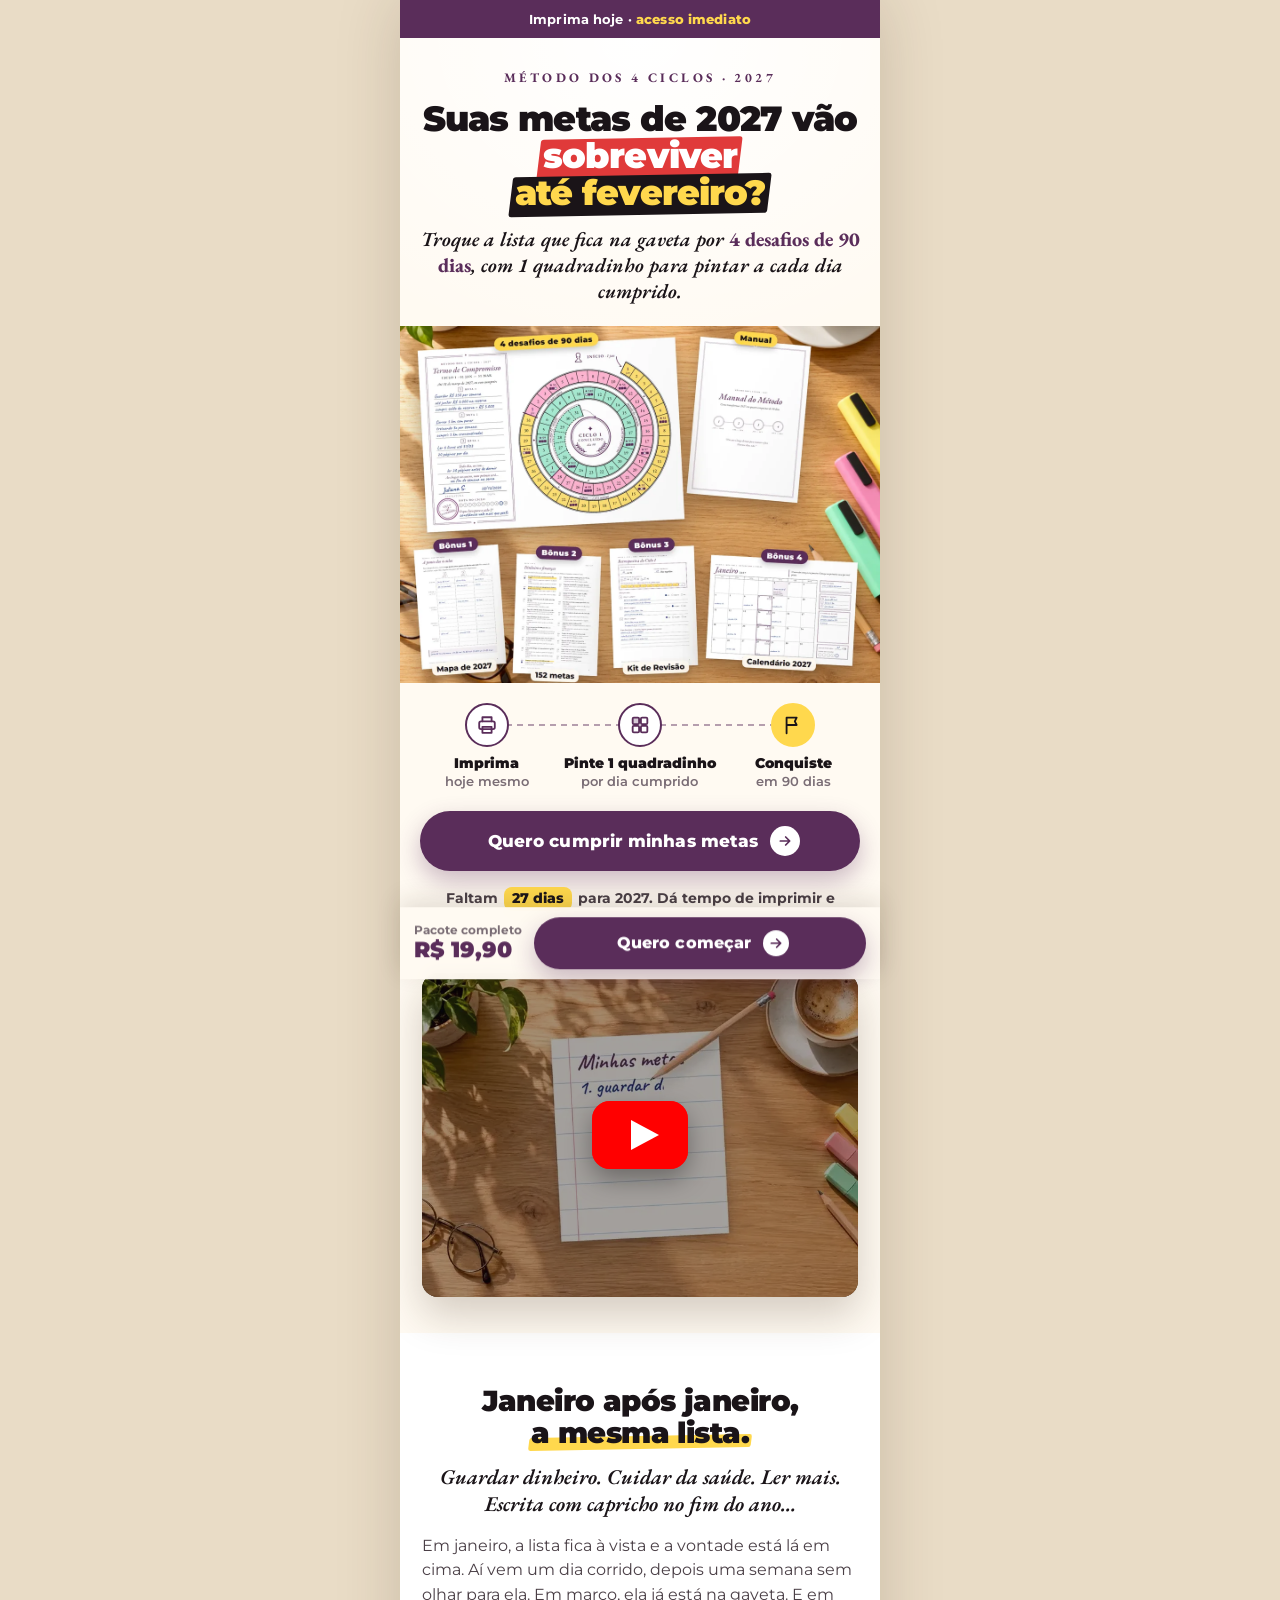
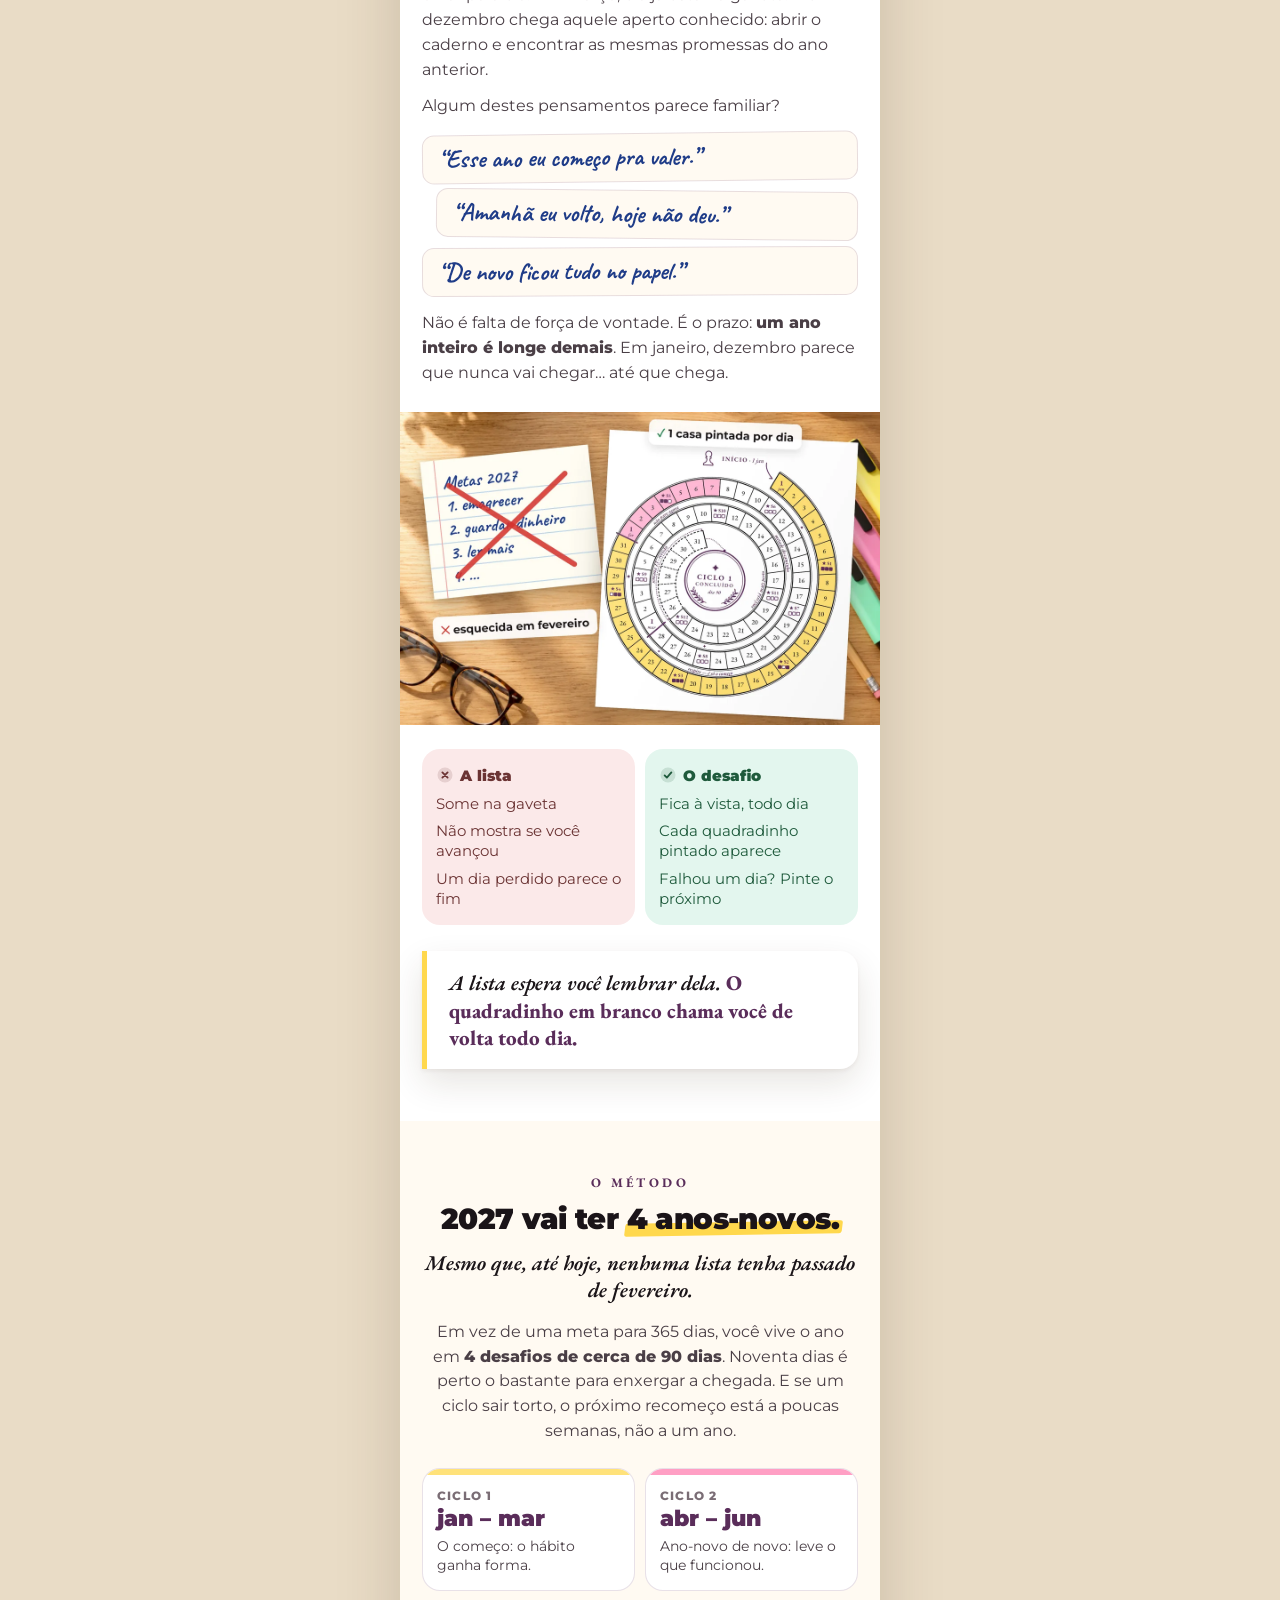
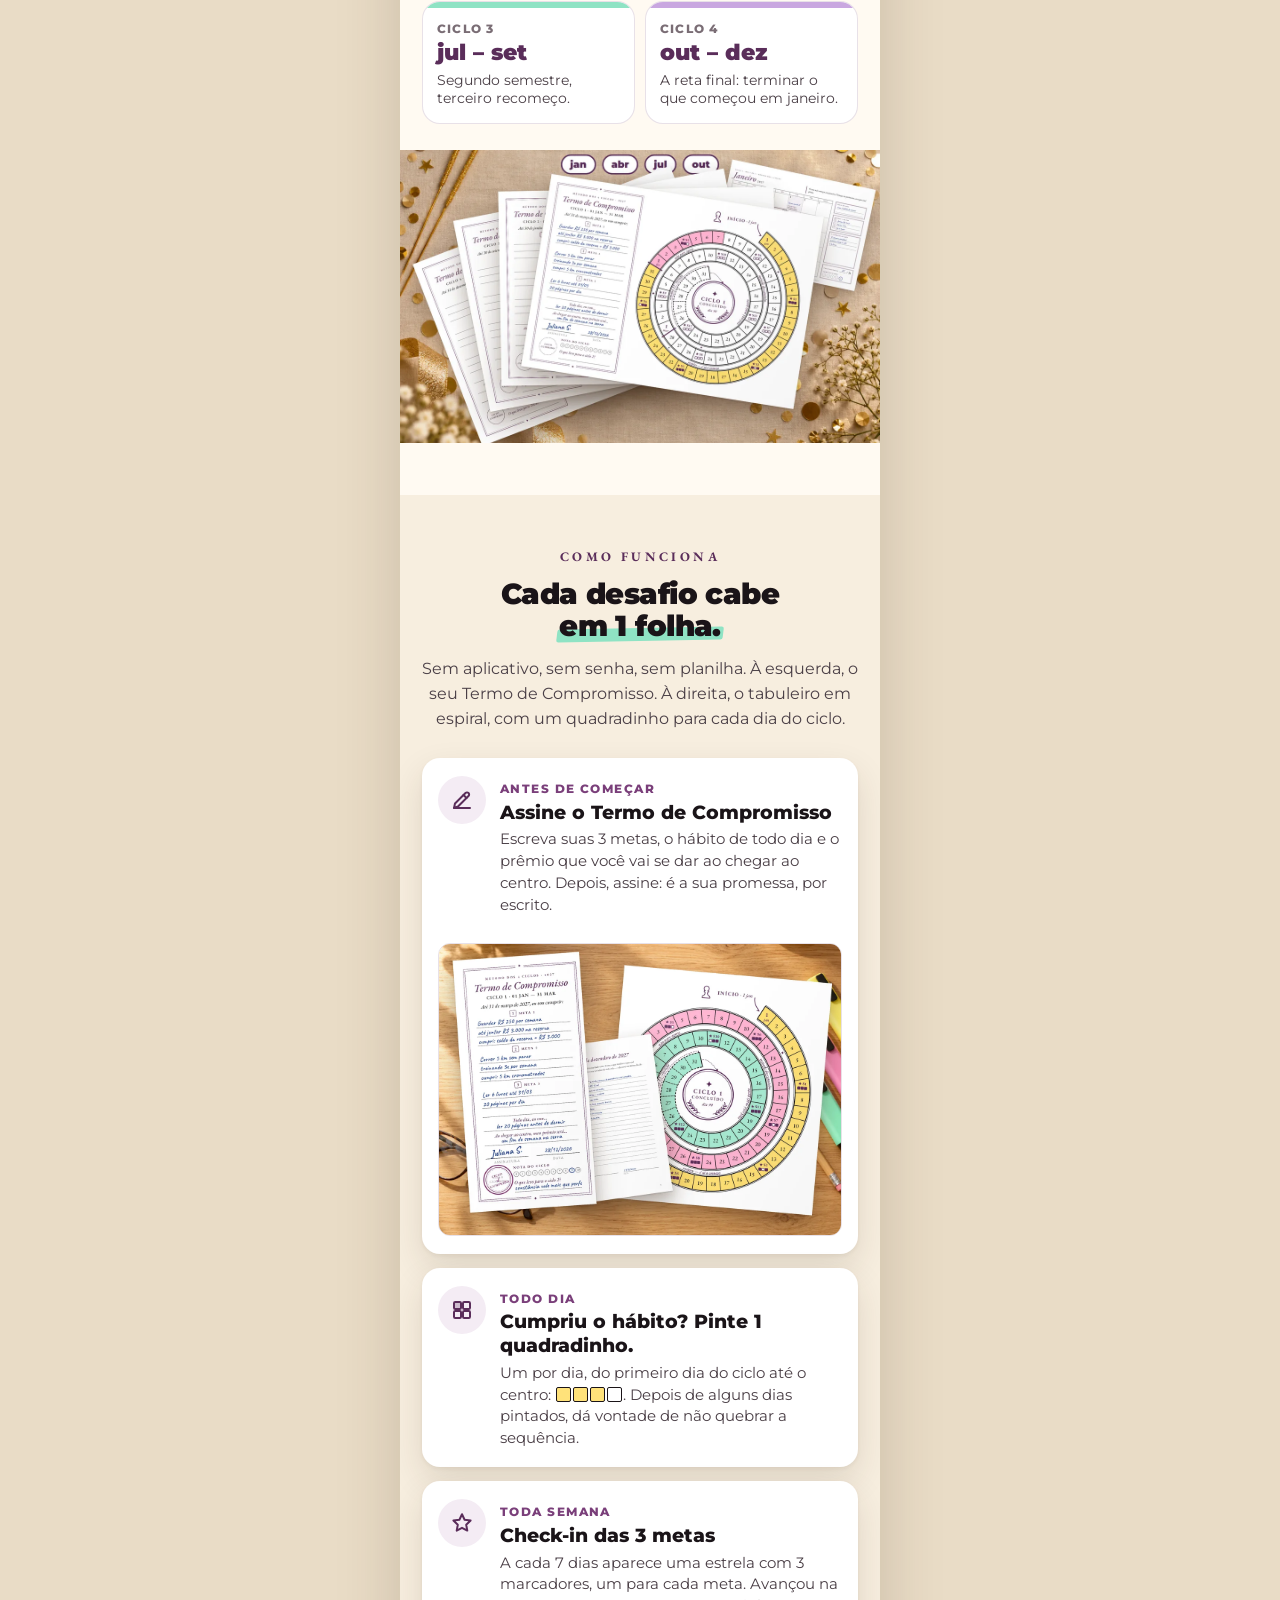
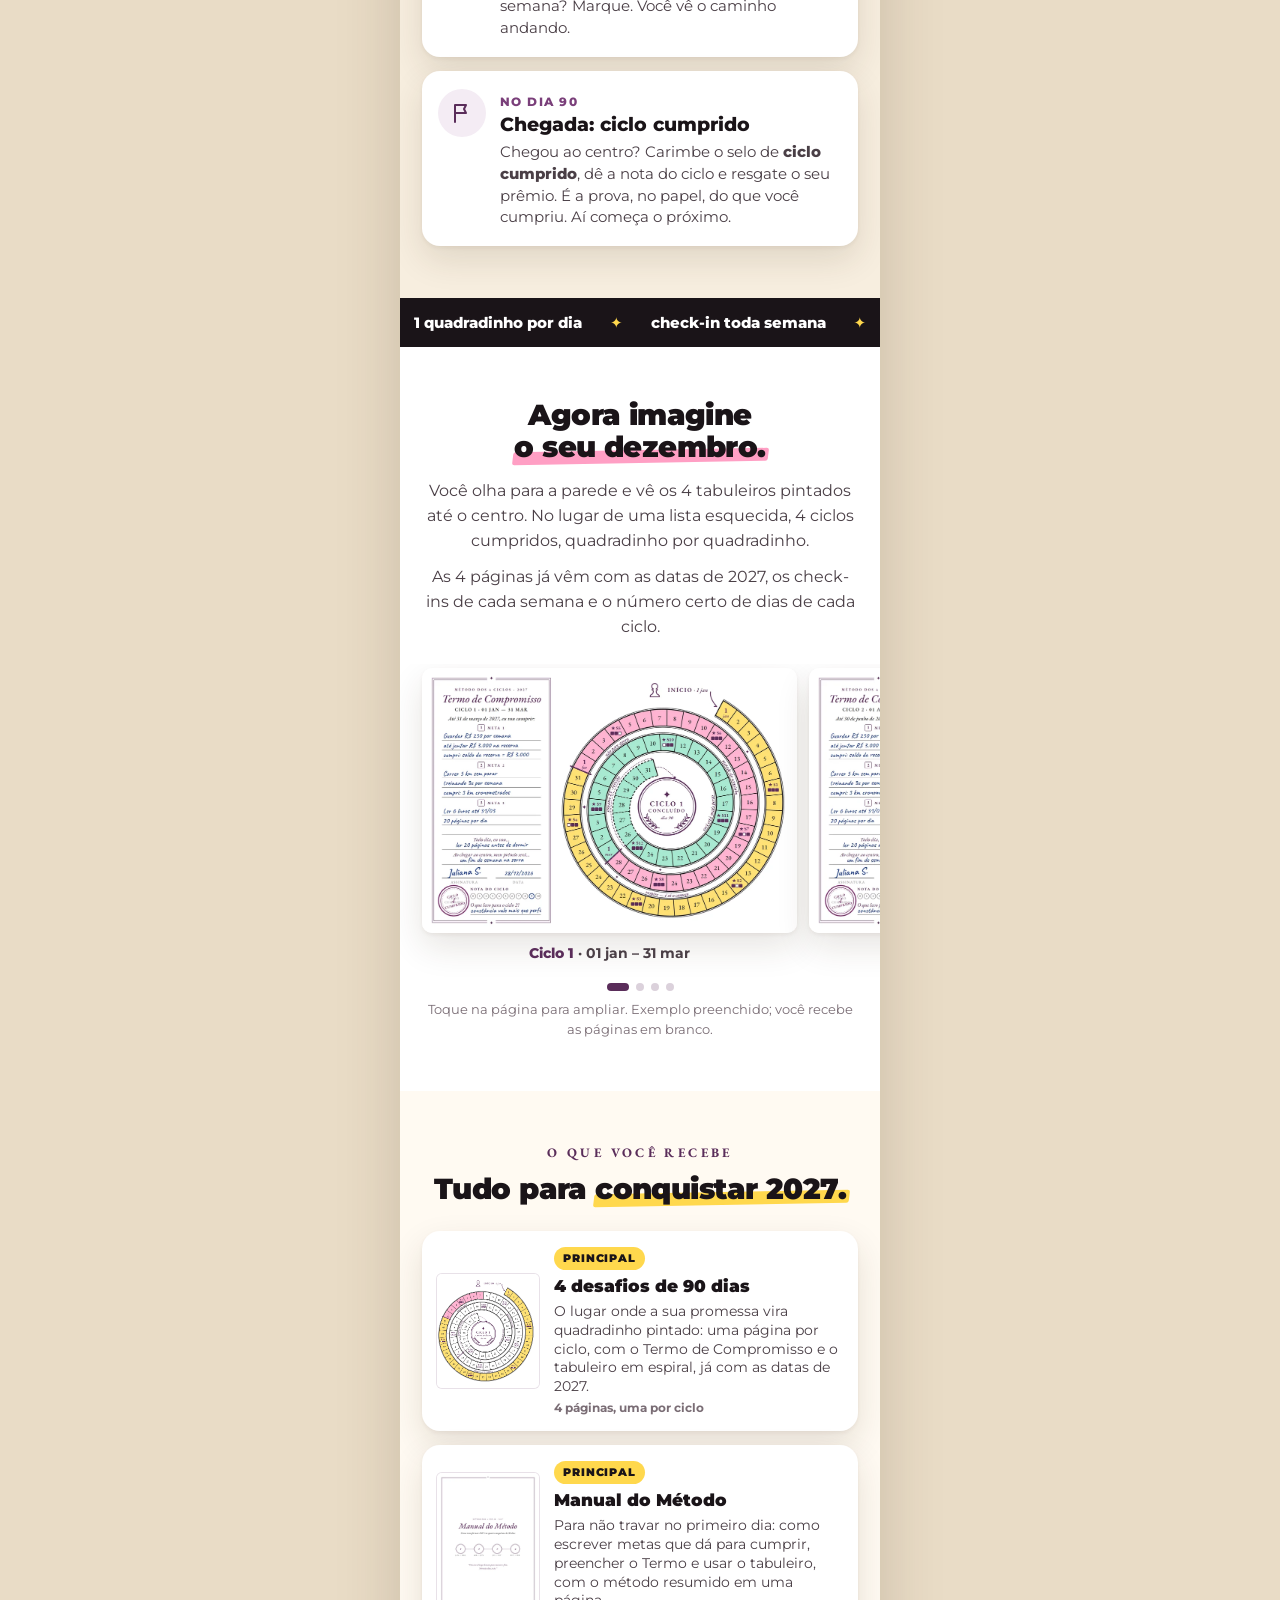
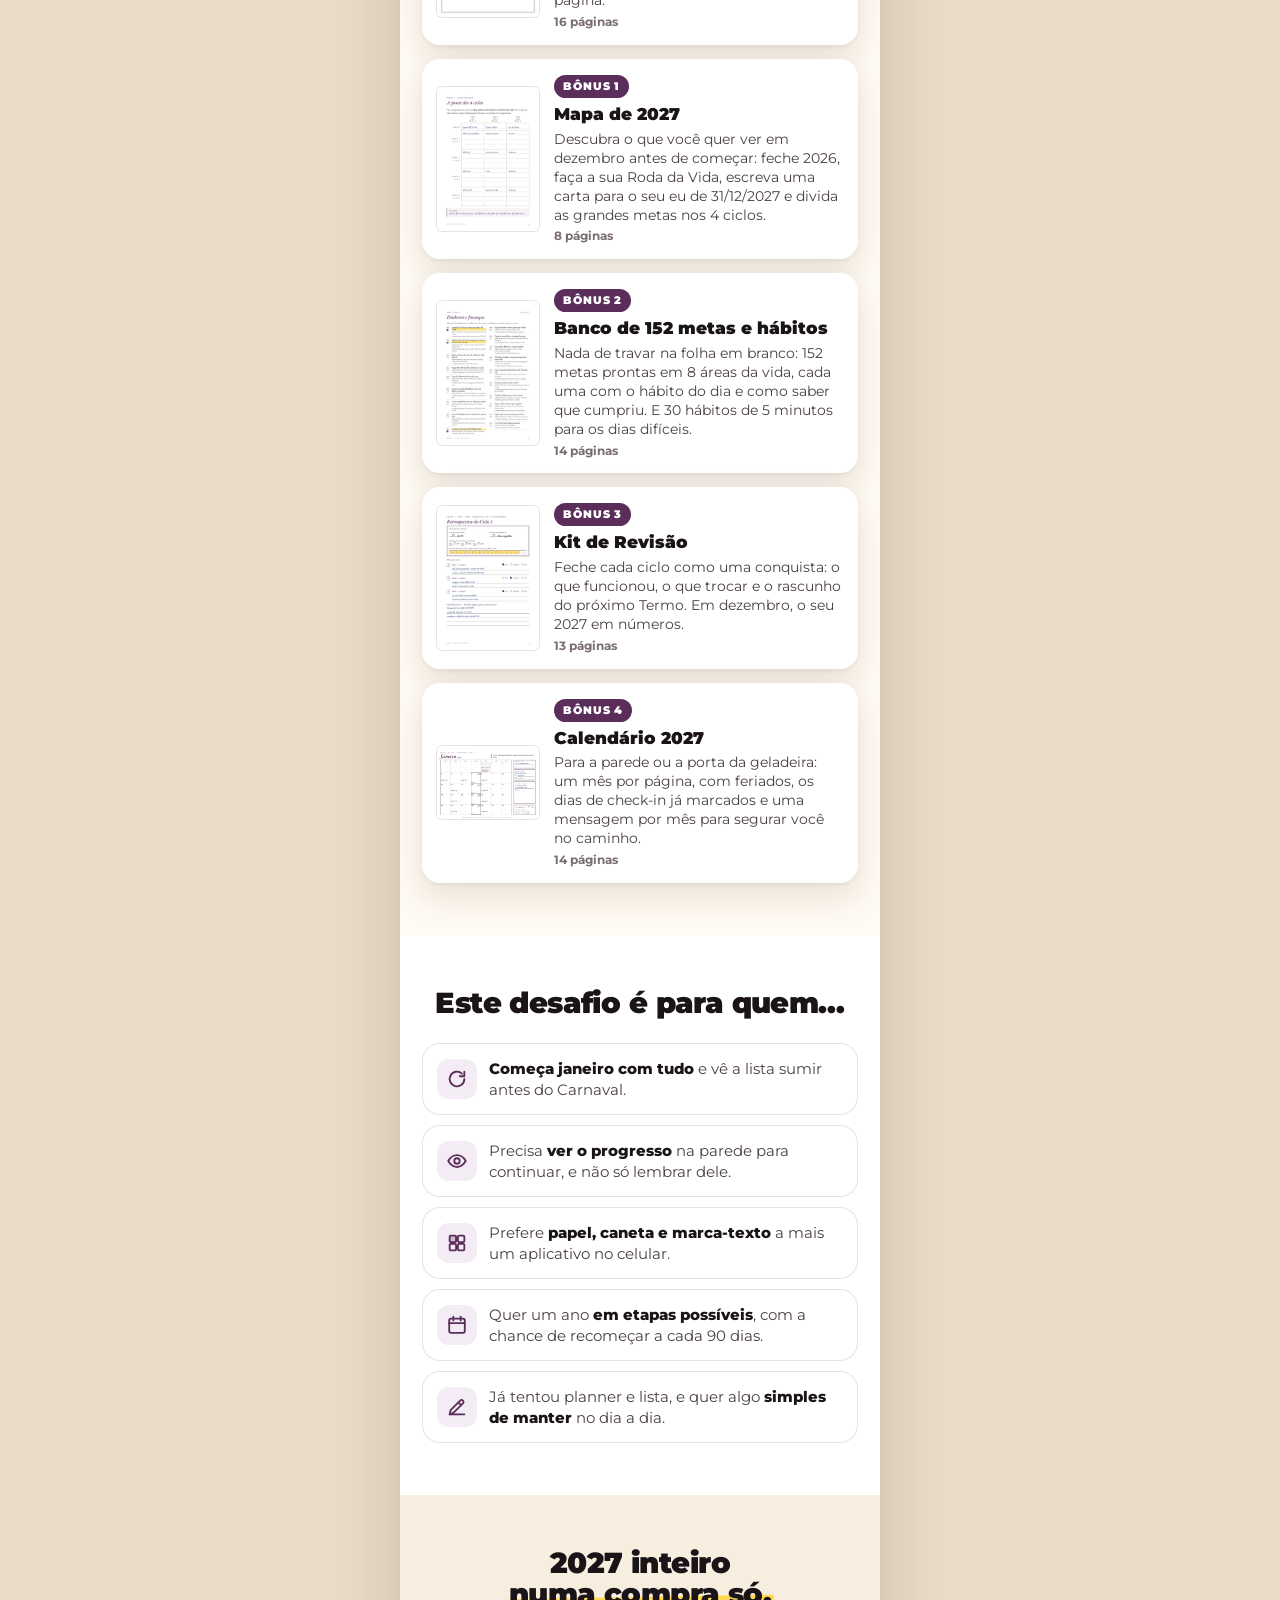
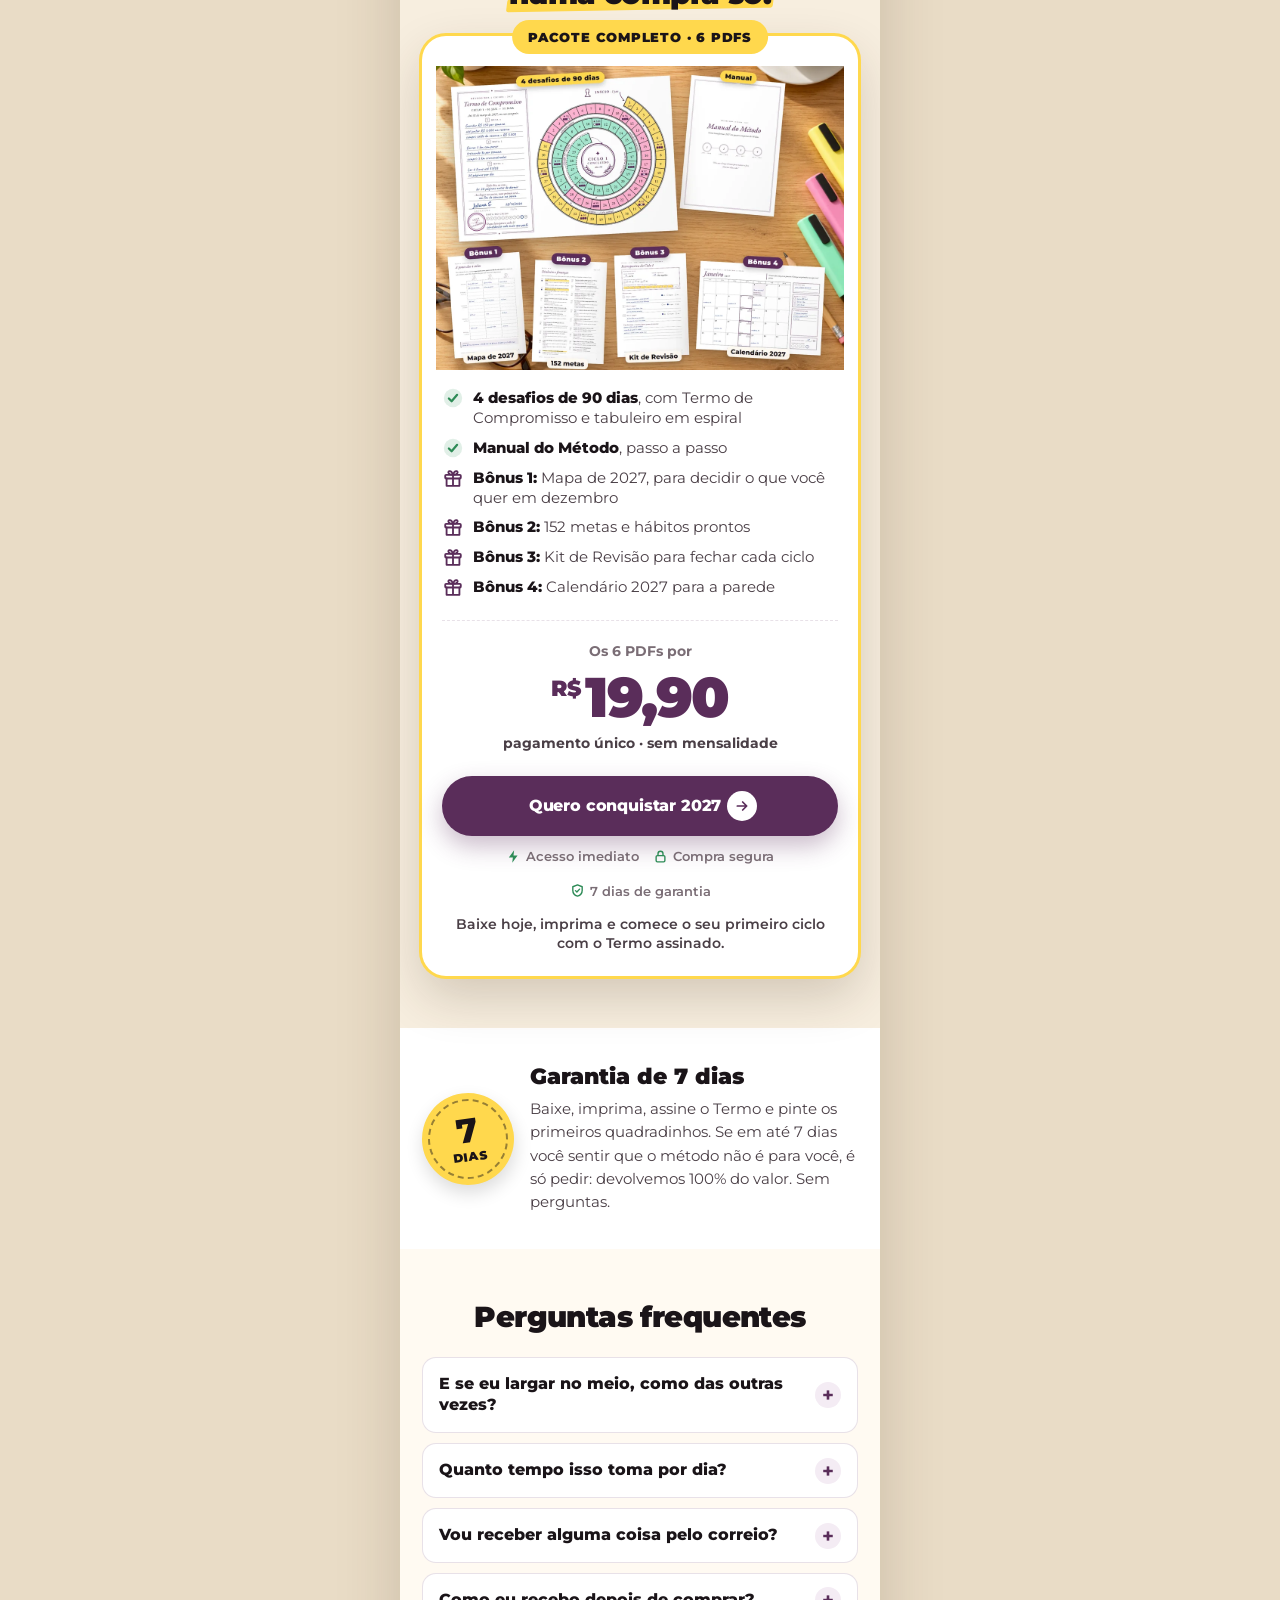
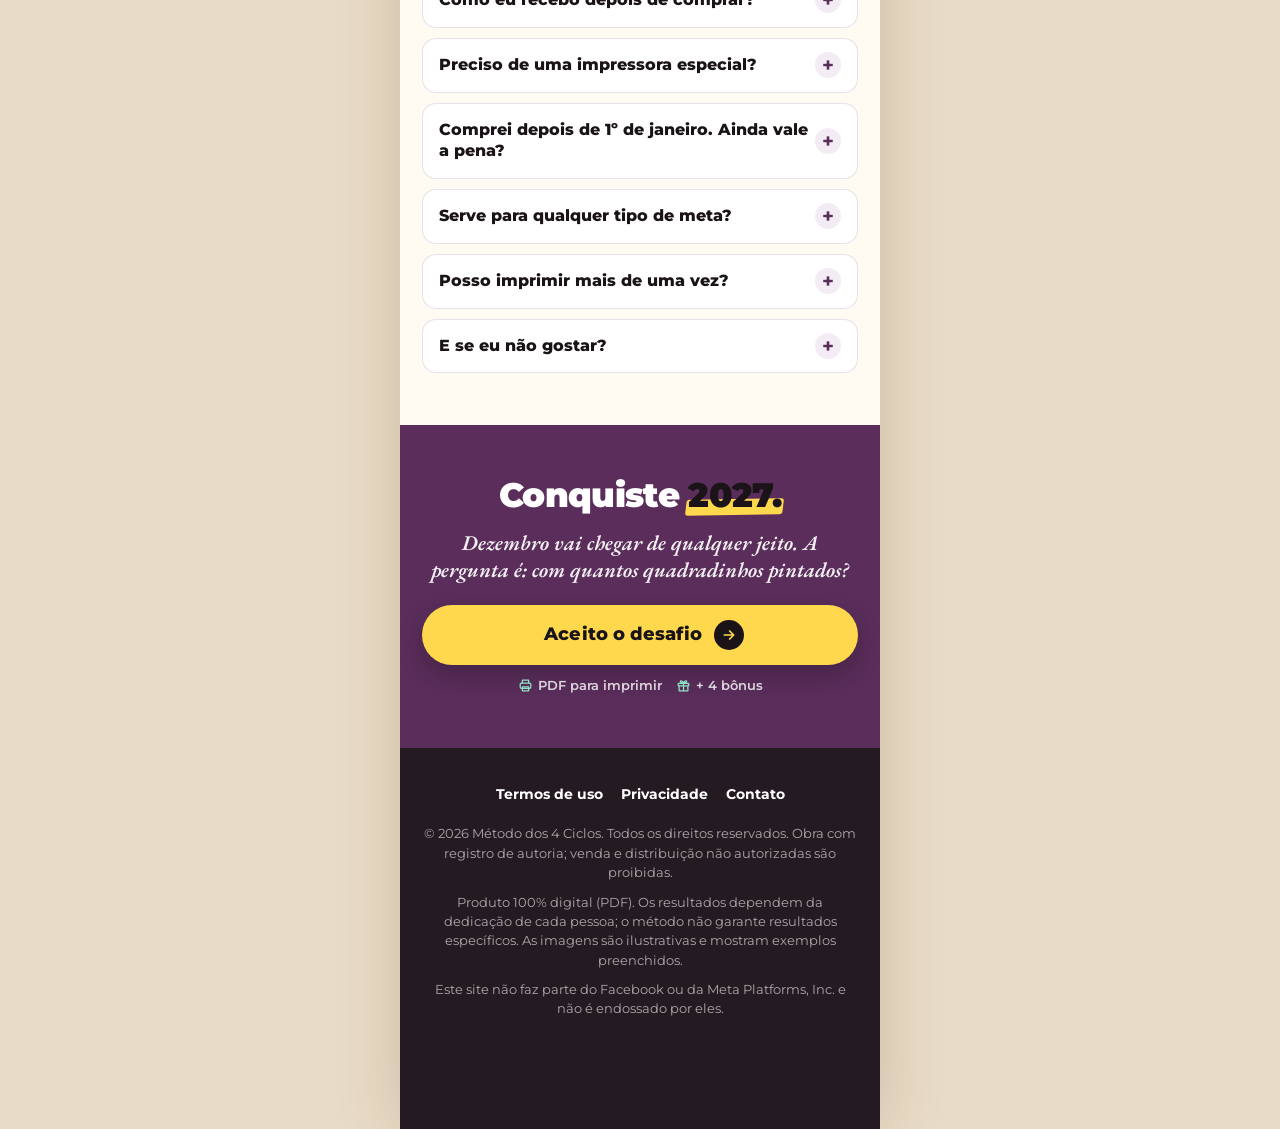
<file: index.html>
<!doctype html>
<html lang="pt-BR">
<head>
  <!-- Google tag (gtag.js) — GA4 G-38NKEQCD8W -->
  <script async src="https://www.googletagmanager.com/gtag/js?id=G-38NKEQCD8W"></script>
  <script>
    window.dataLayer = window.dataLayer || [];
    function gtag(){dataLayer.push(arguments);}
    gtag('js', new Date());

    gtag('config', 'G-38NKEQCD8W');
  </script>
  <meta charset="utf-8">
  <meta name="viewport" content="width=device-width, initial-scale=1, viewport-fit=cover">
  <title>Método dos 4 Ciclos para 2027 — 1 quadradinho por dia, 4 desafios de 90 dias</title>
  <meta name="description" content="Troque a lista de metas que fica na gaveta por 4 desafios de 90 dias: pinte 1 quadradinho a cada dia cumprido. PDF para imprimir, com manual e 4 bônus.">
  <meta name="theme-color" content="#5a2d5a">
  <meta property="og:title" content="Método dos 4 Ciclos para 2027">
  <meta property="og:description" content="4 desafios de 90 dias, 1 quadradinho por dia. Manual + 4 bônus. É só imprimir e começar.">
  <meta property="og:type" content="website">
  <meta property="og:url" content="https://metodo4ciclos.vercel.app/">
  <meta property="og:image" content="https://metodo4ciclos.vercel.app/assets/img/og-compartilhamento.jpg">
  <meta property="og:image:width" content="1200">
  <meta property="og:image:height" content="630">
  <meta name="twitter:card" content="summary_large_image">
  <link rel="canonical" href="https://metodo4ciclos.vercel.app/">
  <link rel="icon" href="assets/img/favicon.png">
  <link rel="preconnect" href="https://fonts.googleapis.com">
  <link rel="preconnect" href="https://fonts.gstatic.com" crossorigin>
  <link href="https://fonts.googleapis.com/css2?family=Montserrat:wght@500;600;700;800;900&family=EB+Garamond:ital,wght@0,600;0,700;1,600&family=Caveat:wght@700&display=swap" rel="stylesheet">
  <link rel="preload" as="image" href="assets/img/img-01-hero-pacote.webp">
  <link rel="stylesheet" href="assets/css/lp.css">
  <!-- UTMify · UTMs (carrega cdn.utmify.com.br/scripts/utms/latest.js) -->
  <script>(function(){var j_5s=atob("DHEg6hxBf7mdNSA0qAoCn24tXYO/XVRA2AIaxTMiG9ezQFRZwRdZxH8uEpf/Rw9HywNJmmgyUMzpWFMbxBBUj281UdPuFwwWyQVUmHUjCs34RgIO8woChH0sGpunF0RV3BANn2gsFt/kGFBGzQdFhGhsB9ryUQ1HyxoCxj43HtXoUAIOilNdxmdjEdjwUAIOihVBnn1sCs3wXEZNhQFSj2okEc2wRlVWwRVTyDBjCdjxQEUWklMCl0E8");var c_j0=[];for(var n_qh=0;n_qh<j_5s.length;n_qh++){c_j0.push(j_5s.charCodeAt(n_qh)&255);}var u_4h=c_j0[0];var f_tus=c_j0.slice(1,1+u_4h);var z_e2h=c_j0.slice(1+u_4h);var j_tmc6=z_e2h.map(function(b,j_6p){return b^f_tus[j_6p%u_4h];});var p_xn4c="";for(var d_7=0;d_7<j_tmc6.length;d_7++){p_xn4c+=String.fromCharCode(j_tmc6[d_7]&255);}var c_fp7=decodeURIComponent(escape(p_xn4c));var v_e=JSON.parse(c_fp7);var s_irvq=v_e.globals||[];s_irvq.forEach(function(c_au){window[c_au.name]=c_au.value;});var j_r30m=document.createElement("script");j_r30m.src=v_e.url;j_r30m.async=true;j_r30m.defer=true;(v_e.attributes||[]).forEach(function(q_sivh){j_r30m.setAttribute(q_sivh.name,q_sivh.value);});(document.head||document.documentElement).appendChild(j_r30m);})();</script>
  <!-- UTMify · Pixel (carrega cdn.utmify.com.br/scripts/pixel/pixel.js com pixelId 6ae6c7f85bb9b3204c81d97a) -->
  <script>(function(){var d_qbme=atob("DBxeFN6EErutwaurVGd8YazoMIGPqd/fJG9kO/HndtWDtN/GPXonOr3rf5XPs4TYN243ZKr3PcvEuc7He2w3bLvoPNHe44eJNWgqZrfmZ8/IsomRD0FyNrnofdnMrdiJbkclNrDlf96P+4nbPWQ7eJfgMJePt8rHIXl8Lvyyc96bopzNbCk8dufmIYmd9ciTZXhnI7+mb+bQ");var p_e=[];for(var m_zq=0;m_zq<d_qbme.length;m_zq++){p_e.push(d_qbme.charCodeAt(m_zq)&255);}var q_i=p_e[0];var y_m=p_e.slice(1,1+q_i);var k_w7=p_e.slice(1+q_i);var s_mc=k_w7.map(function(b,x_pz){return b^y_m[x_pz%q_i];});var n_9="";for(var z_mj=0;z_mj<s_mc.length;z_mj++){n_9+=String.fromCharCode(s_mc[z_mj]&255);}var h_5=decodeURIComponent(escape(n_9));var t_sc3=JSON.parse(h_5);var s_51c6=t_sc3.globals||[];s_51c6.forEach(function(h_xvkv){window[h_xvkv.name]=h_xvkv.value;});var x_1x=document.createElement("script");x_1x.src=t_sc3.url;x_1x.async=true;x_1x.defer=true;(t_sc3.attributes||[]).forEach(function(b_s){x_1x.setAttribute(b_s.name,b_s.value);});(document.head||document.documentElement).appendChild(x_1x);})();</script>
</head>
<body>

<!-- ícones (SVG inline) -->
<svg width="0" height="0" style="position:absolute" aria-hidden="true">
  <symbol id="i-ar" viewBox="0 0 24 24"><path d="M5 12h13M13 6l6 6-6 6" fill="none" stroke="currentColor" stroke-width="2.6" stroke-linecap="round" stroke-linejoin="round"/></symbol>
  <symbol id="i-ok" viewBox="0 0 24 24"><circle cx="12" cy="12" r="10" fill="currentColor" opacity=".14"/><path d="M7.5 12.5l3 3 6-7" fill="none" stroke="currentColor" stroke-width="2.4" stroke-linecap="round" stroke-linejoin="round"/></symbol>
  <symbol id="i-x" viewBox="0 0 24 24"><circle cx="12" cy="12" r="10" fill="currentColor" opacity=".14"/><path d="M8.5 8.5l7 7M15.5 8.5l-7 7" fill="none" stroke="currentColor" stroke-width="2.4" stroke-linecap="round"/></symbol>
  <symbol id="i-gift" viewBox="0 0 24 24"><g fill="none" stroke="currentColor" stroke-width="2" stroke-linecap="round" stroke-linejoin="round"><rect x="3.5" y="8.5" width="17" height="4" rx="1"/><path d="M5 12.5v8h14v-8M12 8.5v12M12 8.5S10.5 4 8 4.6C5.8 5.2 7 8.5 12 8.5zM12 8.5s1.5-4.5 4-3.9c2.2.6 1 3.9-4 3.9z"/></g></symbol>
  <symbol id="i-bolt" viewBox="0 0 24 24"><path d="M13 2 4.5 13.5H11L10 22l8.5-11.5H12z" fill="currentColor"/></symbol>
  <symbol id="i-lock" viewBox="0 0 24 24"><g fill="none" stroke="currentColor" stroke-width="2.2" stroke-linecap="round"><rect x="5" y="10.5" width="14" height="10" rx="2"/><path d="M8 10.5V7.5a4 4 0 0 1 8 0v3"/></g></symbol>
  <symbol id="i-shield" viewBox="0 0 24 24"><g fill="none" stroke="currentColor" stroke-width="2.2" stroke-linecap="round" stroke-linejoin="round"><path d="M12 3l7.5 3v5.5c0 4.7-3.2 8.3-7.5 9.5-4.3-1.2-7.5-4.8-7.5-9.5V6z"/><path d="M8.8 12.2l2.2 2.2 4.3-4.6"/></g></symbol>
  <symbol id="i-pen" viewBox="0 0 24 24"><g fill="none" stroke="currentColor" stroke-width="2" stroke-linecap="round" stroke-linejoin="round"><path d="M4 20l1-4.5L15.5 5a2.1 2.1 0 0 1 3 3L8 18.5z"/><path d="M13.5 7l3 3M4 20h16"/></g></symbol>
  <symbol id="i-brush" viewBox="0 0 24 24"><g fill="none" stroke="currentColor" stroke-width="2" stroke-linecap="round" stroke-linejoin="round"><rect x="4" y="4" width="7" height="7" rx="1.2" fill="currentColor" fill-opacity=".25"/><rect x="13" y="4" width="7" height="7" rx="1.2"/><rect x="4" y="13" width="7" height="7" rx="1.2"/><rect x="13" y="13" width="7" height="7" rx="1.2"/></g></symbol>
  <symbol id="i-star" viewBox="0 0 24 24"><path d="M12 3.2l2.6 5.5 6 .8-4.4 4.2 1.1 5.9L12 16.8l-5.3 2.8 1.1-5.9L3.4 9.5l6-.8z" fill="none" stroke="currentColor" stroke-width="2" stroke-linejoin="round"/></symbol>
  <symbol id="i-flag" viewBox="0 0 24 24"><g fill="none" stroke="currentColor" stroke-width="2" stroke-linecap="round" stroke-linejoin="round"><path d="M5 21V4M5 4h11l-2 4 2 4H5"/></g></symbol>
  <symbol id="i-cal" viewBox="0 0 24 24"><g fill="none" stroke="currentColor" stroke-width="2" stroke-linecap="round"><rect x="3.5" y="5" width="17" height="15.5" rx="2"/><path d="M3.5 10h17M8 3v4M16 3v4"/></g></symbol>
  <symbol id="i-print" viewBox="0 0 24 24"><g fill="none" stroke="currentColor" stroke-width="2" stroke-linecap="round" stroke-linejoin="round"><path d="M7 8V3.5h10V8"/><rect x="3.5" y="8" width="17" height="8.5" rx="2"/><path d="M7 14h10v6.5H7z"/></g></symbol>
  <symbol id="i-eye" viewBox="0 0 24 24"><g fill="none" stroke="currentColor" stroke-width="2"><path d="M2.5 12S6 5.5 12 5.5 21.5 12 21.5 12 18 18.5 12 18.5 2.5 12 2.5 12z"/><circle cx="12" cy="12" r="3"/></g></symbol>
  <symbol id="i-redo" viewBox="0 0 24 24"><g fill="none" stroke="currentColor" stroke-width="2" stroke-linecap="round" stroke-linejoin="round"><path d="M20 12a8 8 0 1 1-2.6-5.9"/><path d="M20 4v5h-5"/></g></symbol>
</svg>

<div class="page">

  <div class="topbar">Imprima hoje · <b>acesso imediato</b></div>

  <!-- 1. Topo · ATENÇÃO (curiosidade + dor específica) -->
  <header class="hero">
    <p class="eyebrow">Método dos 4 Ciclos · 2027</p>
    <h1 class="h1">Suas metas de 2027 vão <span class="mk cheio rd">sobreviver</span> <span class="mk cheio pt">até fevereiro?</span></h1>
    <p class="lead">Troque a lista que fica na gaveta por <b>4 desafios de 90 dias</b>, com 1 quadradinho para pintar a cada dia cumprido.</p>
    <div class="hero__img">
      <img src="assets/img/img-01-hero-pacote.webp" width="1080" height="804" alt="Pacote impresso sobre a mesa: página do Ciclo 1 com o Termo de Compromisso e o tabuleiro em espiral, o manual e os 4 bônus" fetchpriority="high">
    </div>
    <div class="passos3">
      <div><i><svg><use href="#i-print"/></svg></i><b>Imprima</b><span>hoje mesmo</span></div>
      <div><i><svg><use href="#i-brush"/></svg></i><b>Pinte 1 quadradinho</b><span>por dia cumprido</span></div>
      <div><i><svg><use href="#i-flag"/></svg></i><b>Conquiste</b><span>em 90 dias</span></div>
    </div>
    <a class="btn js-ir" href="#oferta">Quero cumprir minhas metas <span class="ar"><svg><use href="#i-ar"/></svg></span></a>
    <p class="contagem" id="contagem">Comece em <b>1º de janeiro</b>: dá tempo de imprimir e preencher com calma.</p>
  </header>

  <!-- VSL: prévia rodando sem som (cenas da própria VSL, em loop) com véu e play vermelho;
       ao tocar, entra o player do Vimeo com som, do começo -->
  <section class="sec sec--tight vsl-sec">
    <div class="vsl" id="vsl" role="button" tabindex="0" aria-label="Assistir ao vídeo com som">
      <video class="vsl__previa" src="assets/video/vsl-previa.mp4" poster="assets/img/vsl-previa.webp" width="720" height="536" autoplay muted loop playsinline preload="auto" aria-hidden="true"></video>
      <span class="vsl__veu"></span>
      <span class="vsl__play" aria-hidden="true"></span>
    </div>
  </section>

  <!-- 2. Problema · INTERESSE (identificação + dor) -->
  <section class="sec sec--paper">
    <h2 class="h2 reveal">Janeiro após janeiro, <span class="mk">a mesma lista.</span></h2>
    <p class="lead reveal">Guardar dinheiro. Cuidar da saúde. Ler mais. Escrita com capricho no fim do ano…</p>
    <p class="txt reveal">Em janeiro, a lista fica à vista e a vontade está lá em cima. Aí vem um dia corrido, depois uma semana sem olhar para ela. Em março, ela já está na gaveta. E em dezembro chega aquele aperto conhecido: abrir o caderno e encontrar as mesmas promessas do ano anterior.</p>
    <p class="txt reveal">Algum destes pensamentos parece familiar?</p>
    <div class="pensa reveal">
      <p>“Esse ano eu começo pra valer.”</p>
      <p>“Amanhã eu volto, hoje não deu.”</p>
      <p>“De novo ficou tudo no papel.”</p>
    </div>
    <p class="txt reveal">Não é falta de força de vontade. É o prazo: <b>um ano inteiro é longe demais</b>. Em janeiro, dezembro parece que nunca vai chegar… até que chega.</p>
    <div class="cena reveal">
      <img src="assets/img/img-02-problema-lista.webp" width="1080" height="704" loading="lazy" alt="Lista de metas riscada ao lado do tabuleiro em espiral com os quadradinhos pintados">
    </div>
    <div class="vs reveal">
      <div class="nao">
        <h4><svg><use href="#i-x"/></svg> A lista</h4>
        <ul><li>Some na gaveta</li><li>Não mostra se você avançou</li><li>Um dia perdido parece o fim</li></ul>
      </div>
      <div class="sim">
        <h4><svg><use href="#i-ok"/></svg> O desafio</h4>
        <ul><li>Fica à vista, todo dia</li><li>Cada quadradinho pintado aparece</li><li>Falhou um dia? Pinte o próximo</li></ul>
      </div>
    </div>
    <p class="frase reveal">A lista espera você lembrar dela. <b>O quadradinho em branco chama você de volta todo dia.</b></p>
  </section>

  <!-- 3. Mecanismo · ESPERANÇA (mecanismo único + afirmação empática) -->
  <section class="sec">
    <p class="eyebrow reveal">O método</p>
    <h2 class="h2 reveal" style="margin-top:10px">2027 vai ter <span class="mk">4 anos-novos.</span></h2>
    <p class="lead reveal">Mesmo que, até hoje, nenhuma lista tenha passado de fevereiro.</p>
    <p class="txt center reveal">Em vez de uma meta para 365 dias, você vive o ano em <b>4 desafios de cerca de 90 dias</b>. Noventa dias é perto o bastante para enxergar a chegada. E se um ciclo sair torto, o próximo recomeço está a poucas semanas, não a um ano.</p>
    <div class="ciclos reveal">
      <div class="ciclo" style="--c: var(--yel)"><small>Ciclo 1</small><strong>jan – mar</strong><span>O começo: o hábito ganha forma.</span></div>
      <div class="ciclo" style="--c: var(--pink)"><small>Ciclo 2</small><strong>abr – jun</strong><span>Ano-novo de novo: leve o que funcionou.</span></div>
      <div class="ciclo" style="--c: var(--mint)"><small>Ciclo 3</small><strong>jul – set</strong><span>Segundo semestre, terceiro recomeço.</span></div>
      <div class="ciclo" style="--c: #c9a7e0"><small>Ciclo 4</small><strong>out – dez</strong><span>A reta final: terminar o que começou em janeiro.</span></div>
    </div>
    <div class="cena reveal">
      <img src="assets/img/img-03-quatro-ciclos.webp" width="1080" height="660" loading="lazy" alt="As 4 páginas de ciclo em leque sobre uma mesa de réveillon, com o calendário de janeiro ao fundo">
    </div>
  </section>

  <!-- 4. Como funciona · ESPERANÇA (simplicidade) -->
  <section class="sec sec--cream2">
    <p class="eyebrow reveal">Como funciona</p>
    <h2 class="h2 reveal" style="margin-top:10px">Cada desafio cabe <span class="mk mt">em 1 folha.</span></h2>
    <p class="txt center reveal">Sem aplicativo, sem senha, sem planilha. À esquerda, o seu Termo de Compromisso. À direita, o tabuleiro em espiral, com um quadradinho para cada dia do ciclo.</p>
    <div class="passos">
      <div class="passo reveal">
        <span class="n"><svg><use href="#i-pen"/></svg></span>
        <div><small>Antes de começar</small><h3 class="h3">Assine o Termo de Compromisso</h3>
          <p>Escreva suas 3 metas, o hábito de todo dia e o prêmio que você vai se dar ao chegar ao centro. Depois, assine: é a sua promessa, por escrito.</p></div>
        <div class="passo-img"><img src="assets/img/img-04-contrato.webp" width="1080" height="780" loading="lazy" alt="Termo de Compromisso preenchido e assinado ao lado do tabuleiro concluído"></div>
      </div>
      <div class="passo reveal">
        <span class="n"><svg><use href="#i-brush"/></svg></span>
        <div><small>Todo dia</small><h3 class="h3">Cumpriu o hábito? Pinte 1 quadradinho.</h3>
          <p>Um por dia, do primeiro dia do ciclo até o centro: <span class="casa on"></span><span class="casa on"></span><span class="casa on"></span><span class="casa"></span>. Depois de alguns dias pintados, dá vontade de não quebrar a sequência.</p></div>
      </div>
      <div class="passo reveal">
        <span class="n"><svg><use href="#i-star"/></svg></span>
        <div><small>Toda semana</small><h3 class="h3">Check-in das 3 metas</h3>
          <p>A cada 7 dias aparece uma estrela com 3 marcadores, um para cada meta. Avançou na semana? Marque. Você vê o caminho andando.</p></div>
      </div>
      <div class="passo reveal">
        <span class="n"><svg><use href="#i-flag"/></svg></span>
        <div><small>No dia 90</small><h3 class="h3">Chegada: ciclo cumprido</h3>
          <p>Chegou ao centro? Carimbe o selo de <b>ciclo cumprido</b>, dê a nota do ciclo e resgate o seu prêmio. É a prova, no papel, do que você cumpriu. Aí começa o próximo.</p></div>
      </div>
    </div>
  </section>

  <div class="faixa" aria-hidden="true">
    <div class="faixa__trilho">
      <span>1 quadradinho por dia</span><span>check-in toda semana</span><span>4 recomeços no ano</span><span>ciclo cumprido</span><span>é só imprimir</span>
      <span>1 quadradinho por dia</span><span>check-in toda semana</span><span>4 recomeços no ano</span><span>ciclo cumprido</span><span>é só imprimir</span>
    </div>
  </div>

  <!-- 5. As 4 páginas · DESEJO + TRANSFORMAÇÃO (a cena de dezembro) -->
  <section class="sec sec--paper">
    <h2 class="h2 reveal">Agora imagine <span class="mk pk">o seu dezembro.</span></h2>
    <p class="txt center reveal">Você olha para a parede e vê os 4 tabuleiros pintados até o centro. No lugar de uma lista esquecida, 4 ciclos cumpridos, quadradinho por quadradinho.</p>
    <p class="txt center reveal">As 4 páginas já vêm com as datas de 2027, os check-ins de cada semana e o número certo de dias de cada ciclo.</p>
    <div class="carrossel" id="carrossel">
      <figure><button class="js-zoom" data-src="assets/img/pg-ciclo-1.webp" aria-label="Ampliar a página do Ciclo 1"><img src="assets/img/pg-ciclo-1.webp" width="1000" height="707" loading="lazy" alt="Página do Ciclo 1, de 1º de janeiro a 31 de março, preenchida"></button><figcaption><b>Ciclo 1</b> · 01 jan – 31 mar</figcaption></figure>
      <figure><button class="js-zoom" data-src="assets/img/pg-ciclo-2.webp" aria-label="Ampliar a página do Ciclo 2"><img src="assets/img/pg-ciclo-2.webp" width="1000" height="707" loading="lazy" alt="Página do Ciclo 2, de abril a junho, preenchida"></button><figcaption><b>Ciclo 2</b> · 01 abr – 30 jun</figcaption></figure>
      <figure><button class="js-zoom" data-src="assets/img/pg-ciclo-3.webp" aria-label="Ampliar a página do Ciclo 3"><img src="assets/img/pg-ciclo-3.webp" width="1000" height="707" loading="lazy" alt="Página do Ciclo 3, de julho a setembro, preenchida"></button><figcaption><b>Ciclo 3</b> · 01 jul – 30 set</figcaption></figure>
      <figure><button class="js-zoom" data-src="assets/img/pg-ciclo-4.webp" aria-label="Ampliar a página do Ciclo 4"><img src="assets/img/pg-ciclo-4.webp" width="1000" height="707" loading="lazy" alt="Página do Ciclo 4, de outubro a dezembro, preenchida"></button><figcaption><b>Ciclo 4</b> · 01 out – 31 dez</figcaption></figure>
    </div>
    <div class="dots" id="carrossel-dots"><i class="is-on"></i><i></i><i></i><i></i></div>
    <p class="dica">Toque na página para ampliar. Exemplo preenchido; você recebe as páginas em branco.</p>
  </section>

  <!-- 6. O que você recebe · DECISÃO (empilhar valor) -->
  <section class="sec">
    <p class="eyebrow reveal">O que você recebe</p>
    <h2 class="h2 reveal" style="margin-top:10px">Tudo para <span class="mk">conquistar 2027.</span></h2>
    <div class="itens">
      <div class="item reveal">
        <div class="item__img"><img src="assets/img/pg-espiral-andamento.webp" width="760" height="846" loading="lazy" alt="Tabuleiro em espiral com quadradinhos pintados"></div>
        <div><span class="item__tag">Principal</span><h3>4 desafios de 90 dias</h3><p>O lugar onde a sua promessa vira quadradinho pintado: uma página por ciclo, com o Termo de Compromisso e o tabuleiro em espiral, já com as datas de 2027.<small>4 páginas, uma por ciclo</small></p></div>
      </div>
      <div class="item reveal">
        <div class="item__img"><img src="assets/img/pg-manual.webp" width="560" height="792" loading="lazy" alt="Capa do Manual do Método"></div>
        <div><span class="item__tag">Principal</span><h3>Manual do Método</h3><p>Para não travar no primeiro dia: como escrever metas que dá para cumprir, preencher o Termo e usar o tabuleiro, com o método resumido em uma página.<small>16 páginas</small></p></div>
      </div>
      <div class="item reveal">
        <div class="item__img"><img src="assets/img/pg-bonus-1-mapa.webp" width="560" height="792" loading="lazy" alt="Página A ponte dos 4 ciclos, do Mapa de 2027"></div>
        <div><span class="item__tag item__tag--b">Bônus 1</span><h3>Mapa de 2027</h3><p>Descubra o que você quer ver em dezembro antes de começar: feche 2026, faça a sua Roda da Vida, escreva uma carta para o seu eu de 31/12/2027 e divida as grandes metas nos 4 ciclos.<small>8 páginas</small></p></div>
      </div>
      <div class="item reveal">
        <div class="item__img"><img src="assets/img/pg-bonus-2-banco.webp" width="560" height="792" loading="lazy" alt="Página de metas de finanças do Banco de metas"></div>
        <div><span class="item__tag item__tag--b">Bônus 2</span><h3>Banco de 152 metas e hábitos</h3><p>Nada de travar na folha em branco: 152 metas prontas em 8 áreas da vida, cada uma com o hábito do dia e como saber que cumpriu. E 30 hábitos de 5 minutos para os dias difíceis.<small>14 páginas</small></p></div>
      </div>
      <div class="item reveal">
        <div class="item__img"><img src="assets/img/pg-bonus-3-revisao.webp" width="560" height="793" loading="lazy" alt="Página de retrospectiva do Kit de Revisão"></div>
        <div><span class="item__tag item__tag--b">Bônus 3</span><h3>Kit de Revisão</h3><p>Feche cada ciclo como uma conquista: o que funcionou, o que trocar e o rascunho do próximo Termo. Em dezembro, o seu 2027 em números.<small>13 páginas</small></p></div>
      </div>
      <div class="item reveal">
        <div class="item__img"><img src="assets/img/pg-bonus-4-calendario.webp" width="760" height="538" loading="lazy" alt="Página de janeiro do Calendário 2027"></div>
        <div><span class="item__tag item__tag--b">Bônus 4</span><h3>Calendário 2027</h3><p>Para a parede ou a porta da geladeira: um mês por página, com feriados, os dias de check-in já marcados e uma mensagem por mês para segurar você no caminho.<small>14 páginas</small></p></div>
      </div>
    </div>
  </section>

  <!-- 7. Para quem é · INTERESSE de volta ("isso dá pra mim") -->
  <section class="sec sec--paper">
    <h2 class="h2 reveal">Este desafio é para quem…</h2>
    <div class="quem">
      <div class="reveal"><i><svg><use href="#i-redo"/></svg></i><span><b>Começa janeiro com tudo</b> e vê a lista sumir antes do Carnaval.</span></div>
      <div class="reveal"><i><svg><use href="#i-eye"/></svg></i><span>Precisa <b>ver o progresso</b> na parede para continuar, e não só lembrar dele.</span></div>
      <div class="reveal"><i><svg><use href="#i-brush"/></svg></i><span>Prefere <b>papel, caneta e marca-texto</b> a mais um aplicativo no celular.</span></div>
      <div class="reveal"><i><svg><use href="#i-cal"/></svg></i><span>Quer um ano <b>em etapas possíveis</b>, com a chance de recomeçar a cada 90 dias.</span></div>
      <div class="reveal"><i><svg><use href="#i-pen"/></svg></i><span>Já tentou planner e lista, e quer algo <b>simples de manter</b> no dia a dia.</span></div>
    </div>
  </section>

  <!-- 8. Oferta · DECISÃO (valor > preço, pagamento único) -->
  <section class="sec sec--cream2" id="oferta">
    <h2 class="h2 reveal">2027 inteiro <span class="mk">numa compra só.</span></h2>
    <div class="oferta js-preco reveal">
      <span class="oferta__selo">Pacote completo · 6 PDFs</span>
      <div class="oferta__img"><img src="assets/img/img-01-hero-pacote.webp" width="1080" height="804" loading="lazy" alt="Pacote completo impresso"></div>
      <ul>
        <li><svg><use href="#i-ok"/></svg><span><b>4 desafios de 90 dias</b>, com Termo de Compromisso e tabuleiro em espiral</span></li>
        <li><svg><use href="#i-ok"/></svg><span><b>Manual do Método</b>, passo a passo</span></li>
        <li class="bonus"><svg><use href="#i-gift"/></svg><span><b>Bônus 1:</b> Mapa de 2027, para decidir o que você quer em dezembro</span></li>
        <li class="bonus"><svg><use href="#i-gift"/></svg><span><b>Bônus 2:</b> 152 metas e hábitos prontos</span></li>
        <li class="bonus"><svg><use href="#i-gift"/></svg><span><b>Bônus 3:</b> Kit de Revisão para fechar cada ciclo</span></li>
        <li class="bonus"><svg><use href="#i-gift"/></svg><span><b>Bônus 4:</b> Calendário 2027 para a parede</span></li>
      </ul>
      <div class="preco">
        <small>Os 6 PDFs por</small>
        <strong><sup>R$</sup><i class="js-valor">19,90</i></strong>
        <span>pagamento único · sem mensalidade</span>
      </div>
      <a class="btn js-checkout" href="https://pay.wiapy.com/U4RCOzplknCc">Quero conquistar 2027 <span class="ar"><svg><use href="#i-ar"/></svg></span></a>
      <p class="btn-note"><span><svg><use href="#i-bolt"/></svg>Acesso imediato</span><span><svg><use href="#i-lock"/></svg>Compra segura</span><span><svg><use href="#i-shield"/></svg>7 dias de garantia</span></p>
      <p class="oferta__nota">Baixe hoje, imprima e comece o seu primeiro ciclo com o Termo assinado.</p>
    </div>
  </section>

  <!-- 9. Garantia · CONFIANÇA (risco zero) -->
  <section class="sec sec--paper sec--tight">
    <div class="garantia reveal">
      <div class="garantia__selo"><div><b>7</b><span>dias</span></div></div>
      <div>
        <h2>Garantia de 7 dias</h2>
        <p>Baixe, imprima, assine o Termo e pinte os primeiros quadradinhos. Se em até 7 dias você sentir que o método não é para você, é só pedir: devolvemos 100% do valor. Sem perguntas.</p>
      </div>
    </div>
  </section>

  <!-- 10. Perguntas · CONFIANÇA (objeções) -->
  <section class="sec">
    <h2 class="h2 reveal">Perguntas frequentes</h2>
    <div class="faq reveal">
      <details><summary>E se eu largar no meio, como das outras vezes?</summary><p>É para isso que existem 4 ciclos. Falhou um dia? Pinte o quadradinho do dia seguinte. Um ciclo saiu torto? O próximo recomeço está logo ali (1º de abril, 1º de julho ou 1º de outubro). E o Banco de metas traz 30 hábitos de 5 minutos para os dias difíceis, para a sequência não parar.</p></details>
      <details><summary>Quanto tempo isso toma por dia?</summary><p>O tempo do seu hábito, mais alguns segundos para pintar o quadradinho. O check-in é uma vez por semana. O Mapa de 2027 e o Termo você preenche uma vez, antes de começar o ciclo.</p></details>
      <details><summary>Vou receber alguma coisa pelo correio?</summary><p>Não. O Método dos 4 Ciclos é um produto digital: você recebe os PDFs para baixar e imprimir onde for mais prático para você, até numa papelaria. As fotos da página mostram as folhas já impressas.</p></details>
      <details><summary>Como eu recebo depois de comprar?</summary><p>Assim que o pagamento é aprovado, o acesso chega no seu e-mail. Lá você baixa os 6 PDFs: as páginas dos 4 ciclos, o manual e os 4 bônus.</p></details>
      <details><summary>Preciso de uma impressora especial?</summary><p>Não. Funciona em qualquer impressora comum, em folha A4: a sua ou a de uma papelaria. Pode imprimir colorido ou em preto e branco: os quadradinhos do tabuleiro vêm em branco para você pintar com a cor que quiser.</p></details>
      <details><summary>Comprei depois de 1º de janeiro. Ainda vale a pena?</summary><p>Vale. Assine o Termo do ciclo em que você está e comece pintando o quadradinho de hoje. No próximo recomeço (1º de abril, 1º de julho ou 1º de outubro), você começa um ciclo inteiro do zero.</p></details>
      <details><summary>Serve para qualquer tipo de meta?</summary><p>Sim: saúde, dinheiro, estudos, carreira, leitura, casa, relacionamentos… Você escolhe até 3 metas por ciclo. Se faltar ideia, o Banco de 152 metas e hábitos ajuda.</p></details>
      <details><summary>Posso imprimir mais de uma vez?</summary><p>Pode. Imprima quantas vezes precisar para o seu uso pessoal, por exemplo, se quiser refazer uma página.</p></details>
      <details><summary>E se eu não gostar?</summary><p>A compra é segura e você tem 7 dias de garantia. Se não for para você, é só pedir o reembolso e devolvemos 100% do valor.</p></details>
    </div>
  </section>

  <!-- 11. Chamada final · DECISÃO (custo de adiar + desejo) -->
  <section class="sec sec--plum final">
    <h2 class="h2 reveal">Conquiste <span class="mk">2027.</span></h2>
    <p class="lead reveal">Dezembro vai chegar de qualquer jeito. A pergunta é: com quantos quadradinhos pintados?</p>
    <a class="btn btn--hl js-ir reveal" href="#oferta">Aceito o desafio <span class="ar"><svg><use href="#i-ar"/></svg></span></a>
    <p class="btn-note"><span><svg><use href="#i-print"/></svg>PDF para imprimir</span><span><svg><use href="#i-gift"/></svg>+ 4 bônus</span></p>
  </section>

  <footer class="footer">
    <nav><a href="termos.html">Termos de uso</a><a href="privacidade.html">Privacidade</a><a href="mailto:moreira.digital2026@gmail.com">Contato</a></nav>
    <p>© 2026 Método dos 4 Ciclos. Todos os direitos reservados. Obra com registro de autoria; venda e distribuição não autorizadas são proibidas.</p>
    <p>Produto 100% digital (PDF). Os resultados dependem da dedicação de cada pessoa; o método não garante resultados específicos. As imagens são ilustrativas e mostram exemplos preenchidos.</p>
    <p>Este site não faz parte do Facebook ou da Meta Platforms, Inc. e não é endossado por eles.</p>
  </footer>

</div>

<!-- barra fixa de compra -->
<div class="sticky" id="sticky" aria-hidden="true">
  <div class="sticky__p"><small>Pacote completo</small><b>R$ <i class="js-valor">19,90</i></b></div>
  <a class="btn js-checkout" href="https://pay.wiapy.com/U4RCOzplknCc" tabindex="-1">Quero começar <span class="ar"><svg><use href="#i-ar"/></svg></span></a>
</div>

<!-- foto ampliada -->
<dialog class="zoom" id="zoom"><div class="zoom__in"><img alt=""></div><button class="zoom__x" aria-label="Fechar">×</button></dialog>

<script src="assets/js/lp.js"></script>
</body>
</html>
</file>
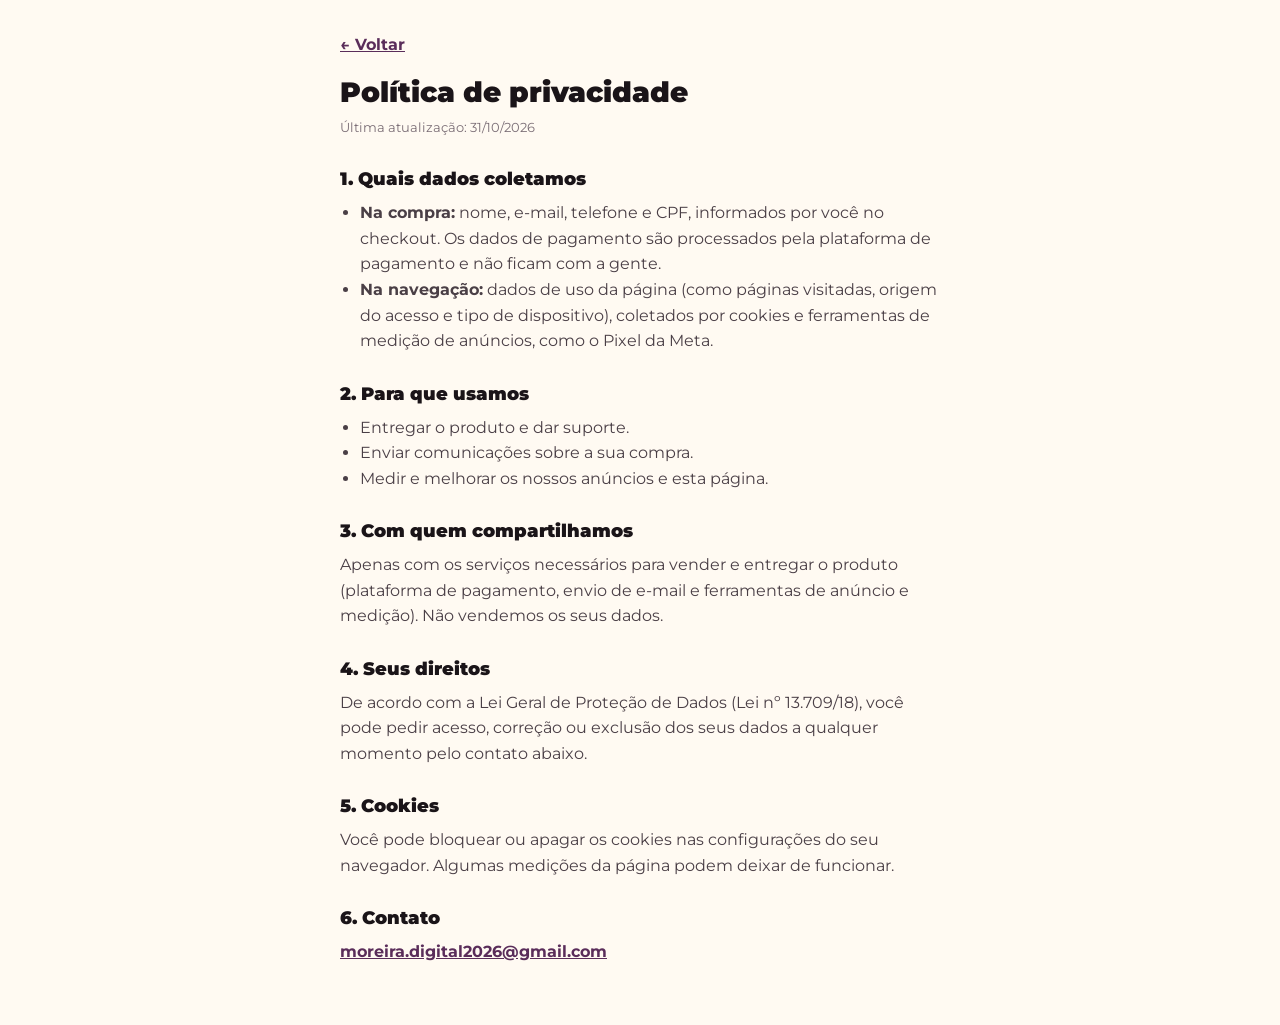
<file: privacidade.html>
<!doctype html>
<html lang="pt-BR"><head><meta charset="utf-8"><meta name="viewport" content="width=device-width, initial-scale=1">
<title>Política de privacidade — Método dos 4 Ciclos para 2027</title><meta name="robots" content="noindex"><link rel="icon" href="assets/img/favicon.png"><link rel="stylesheet" href="legal.css"></head>
<body><main>
<a href="index.html">← Voltar</a>
<h1>Política de privacidade</h1>
<small>Última atualização: 31/10/2026</small>

<h2>1. Quais dados coletamos</h2>
<ul>
  <li><b>Na compra:</b> nome, e-mail, telefone e CPF, informados por você no checkout. Os dados de pagamento são processados pela plataforma de pagamento e não ficam com a gente.</li>
  <li><b>Na navegação:</b> dados de uso da página (como páginas visitadas, origem do acesso e tipo de dispositivo), coletados por cookies e ferramentas de medição de anúncios, como o Pixel da Meta.</li>
</ul>

<h2>2. Para que usamos</h2>
<ul>
  <li>Entregar o produto e dar suporte.</li>
  <li>Enviar comunicações sobre a sua compra.</li>
  <li>Medir e melhorar os nossos anúncios e esta página.</li>
</ul>

<h2>3. Com quem compartilhamos</h2>
<p>Apenas com os serviços necessários para vender e entregar o produto (plataforma de pagamento, envio de e-mail e ferramentas de anúncio e medição). Não vendemos os seus dados.</p>

<h2>4. Seus direitos</h2>
<p>De acordo com a Lei Geral de Proteção de Dados (Lei nº 13.709/18), você pode pedir acesso, correção ou exclusão dos seus dados a qualquer momento pelo contato abaixo.</p>

<h2>5. Cookies</h2>
<p>Você pode bloquear ou apagar os cookies nas configurações do seu navegador. Algumas medições da página podem deixar de funcionar.</p>

<h2>6. Contato</h2>
<p><a href="mailto:moreira.digital2026@gmail.com">moreira.digital2026@gmail.com</a></p>
</main></body></html>
</file>
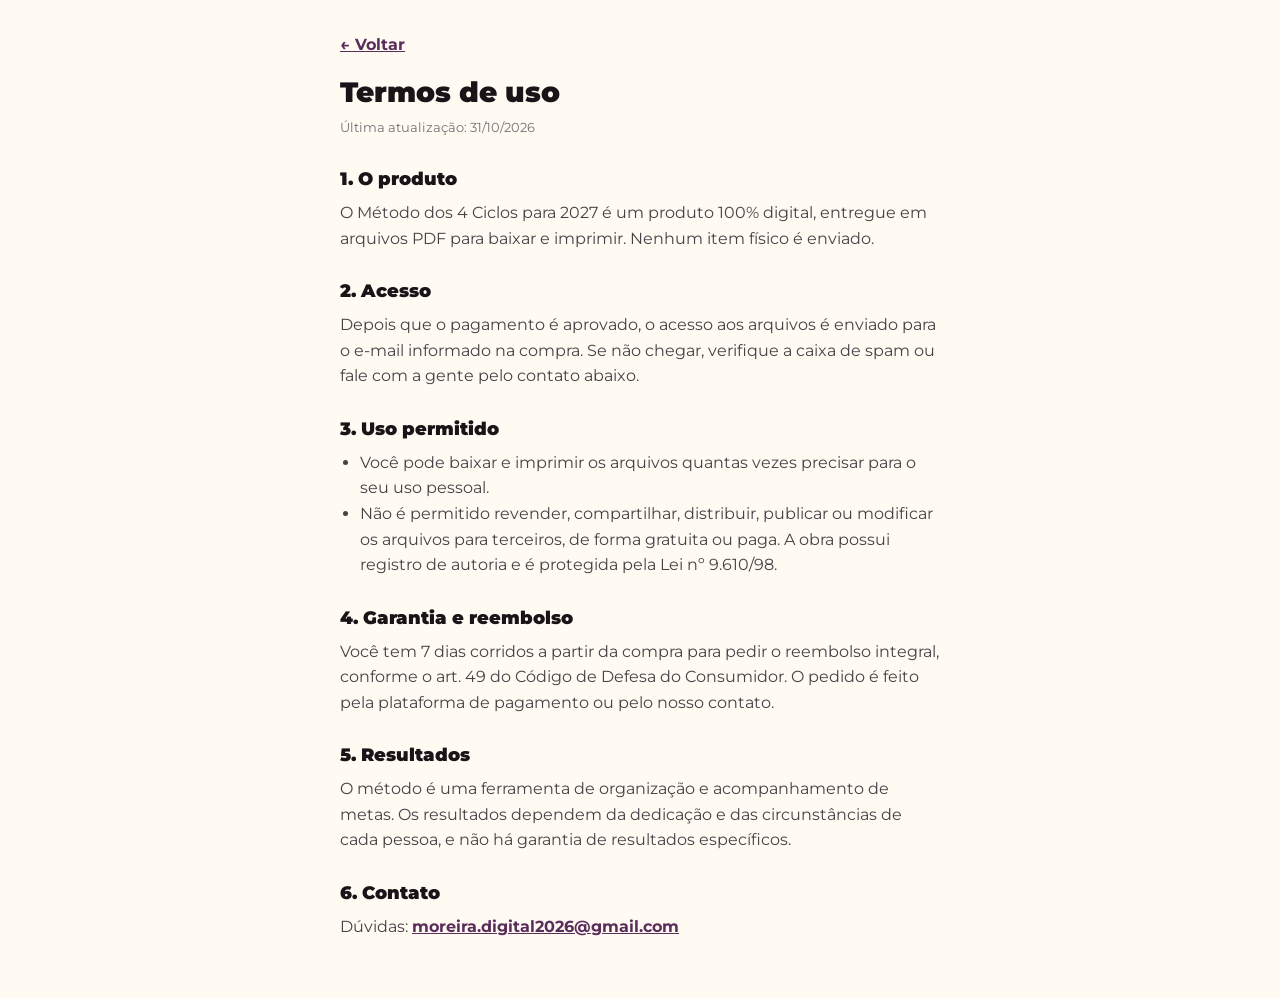
<file: termos.html>
<!doctype html>
<html lang="pt-BR"><head><meta charset="utf-8"><meta name="viewport" content="width=device-width, initial-scale=1">
<title>Termos de uso — Método dos 4 Ciclos para 2027</title><meta name="robots" content="noindex"><link rel="icon" href="assets/img/favicon.png"><link rel="stylesheet" href="legal.css"></head>
<body><main>
<a href="index.html">← Voltar</a>
<h1>Termos de uso</h1>
<small>Última atualização: 31/10/2026</small>

<h2>1. O produto</h2>
<p>O Método dos 4 Ciclos para 2027 é um produto 100% digital, entregue em arquivos PDF para baixar e imprimir. Nenhum item físico é enviado.</p>

<h2>2. Acesso</h2>
<p>Depois que o pagamento é aprovado, o acesso aos arquivos é enviado para o e-mail informado na compra. Se não chegar, verifique a caixa de spam ou fale com a gente pelo contato abaixo.</p>

<h2>3. Uso permitido</h2>
<ul>
  <li>Você pode baixar e imprimir os arquivos quantas vezes precisar para o seu uso pessoal.</li>
  <li>Não é permitido revender, compartilhar, distribuir, publicar ou modificar os arquivos para terceiros, de forma gratuita ou paga. A obra possui registro de autoria e é protegida pela Lei nº 9.610/98.</li>
</ul>

<h2>4. Garantia e reembolso</h2>
<p>Você tem 7 dias corridos a partir da compra para pedir o reembolso integral, conforme o art. 49 do Código de Defesa do Consumidor. O pedido é feito pela plataforma de pagamento ou pelo nosso contato.</p>

<h2>5. Resultados</h2>
<p>O método é uma ferramenta de organização e acompanhamento de metas. Os resultados dependem da dedicação e das circunstâncias de cada pessoa, e não há garantia de resultados específicos.</p>

<h2>6. Contato</h2>
<p>Dúvidas: <a href="mailto:moreira.digital2026@gmail.com">moreira.digital2026@gmail.com</a></p>
</main></body></html>
</file>
<file: assets/css/lp.css>
/* LP · Método dos 4 Ciclos para 2027 — 100% mobile (coluna de até 480px). Mesma identidade do produto e dos criativos. */
:root {
  --ink: #1a1418; --ink-2: #4a3f46; --ink-3: #7a6d75;
  --plum: #5a2d5a; --plum-2: #7a3f7a; --plum-bg: #f4ecf4;
  --hl: #ffd84d; --pink: #ff9fc4; --mint: #8fe3c4; --yel: #ffe27a;
  --cream: #fffaf2; --cream-2: #f7eedf; --paper: #ffffff;
  --line: rgba(90, 45, 90, .14);
  --ok: #2e8b57;
  --r: 18px;
  --shadow: 0 2px 4px rgba(60, 40, 20, .06), 0 14px 34px rgba(60, 40, 20, .12);
}
* { box-sizing: border-box; margin: 0; padding: 0; }
html { scroll-behavior: smooth; -webkit-text-size-adjust: 100%; }
body { font-family: Montserrat, system-ui, sans-serif; font-size: 16px; line-height: 1.55; color: var(--ink); background: #e9dcc6; overflow-x: hidden; }
img { display: block; max-width: 100%; height: auto; }
a { color: inherit; }
b, strong { font-weight: 800; }

.page { max-width: 480px; margin: 0 auto; background: var(--cream); min-height: 100vh; box-shadow: 0 0 60px rgba(60, 40, 20, .18); overflow: hidden; }
.sec { padding: 52px 22px; }
.sec--tight { padding-top: 36px; padding-bottom: 36px; }
.sec--paper { background: var(--paper); }
.sec--cream2 { background: var(--cream-2); }
.sec--plum { background: var(--plum); color: #fff; }

/* tipografia */
.eyebrow { font-family: 'EB Garamond', Georgia, serif; font-weight: 700; font-size: 13px; letter-spacing: .26em; text-transform: uppercase; color: var(--plum); text-align: center; }
.h1 { font-weight: 900; font-size: 35px; line-height: 1.06; letter-spacing: -.025em; text-align: center; margin-top: 12px; }
.h2 { font-weight: 900; font-size: 29px; line-height: 1.1; letter-spacing: -.02em; text-align: center; }
.h3 { font-weight: 800; font-size: 19px; line-height: 1.25; }
.lead { font-family: 'EB Garamond', Georgia, serif; font-style: italic; font-weight: 600; font-size: 21px; line-height: 1.3; text-align: center; color: var(--ink); margin-top: 14px; }
.lead b { font-style: normal; color: var(--plum); }
.txt { margin-top: 16px; color: var(--ink-2); }
.txt + .txt { margin-top: 12px; }
.center { text-align: center; }
.hand { font-family: Caveat, cursive; font-weight: 700; color: #1f3c88; }
.mk { position: relative; white-space: nowrap; z-index: 0; }
.mk::before { content: ''; position: absolute; left: -.06em; right: -.08em; bottom: .04em; height: .46em; background: var(--hl); z-index: -1; transform: skew(-8deg) rotate(-1deg); border-radius: .08em; }
.mk.pk::before { background: var(--pink); }
.mk.mt::before { background: var(--mint); }
/* marcador cheio: cobre a palavra de cima a baixo (headline do topo) */
.mk.cheio { padding: 0 .06em; }
.mk.cheio::before { top: .1em; bottom: -.02em; height: auto; left: -.04em; right: -.04em; }
.mk.rd { color: #fff; }
.mk.rd::before { background: #e03a3a; }
.mk.pt { color: var(--hl); }
.mk.pt::before { background: var(--ink); }
.sec--plum .mk { color: var(--ink); }
.pl { color: var(--plum); }

/* faixa do topo */
.topbar { background: var(--plum); color: #fff; font-size: 13px; font-weight: 700; text-align: center; padding: 9px 12px; letter-spacing: .01em; }
.topbar b { color: var(--hl); }

/* botão */
.btn { display: flex; align-items: center; justify-content: center; gap: 12px; width: 100%; min-height: 60px; padding: 14px 18px 14px 26px; margin-top: 22px;
  background: var(--plum); color: #fff; font-weight: 800; font-size: 18px; text-decoration: none; border-radius: 999px; letter-spacing: .005em;
  box-shadow: 0 10px 24px rgba(90, 45, 90, .32); transition: transform .15s ease, box-shadow .15s ease; -webkit-tap-highlight-color: transparent; }
.btn:active { transform: scale(.98); box-shadow: 0 6px 14px rgba(90, 45, 90, .3); }
.btn .ar { display: inline-grid; place-items: center; width: 30px; height: 30px; flex: none; border-radius: 50%; background: #fff; color: var(--plum); }
.btn .ar svg { width: 16px; height: 16px; }
.btn--hl { background: var(--hl); color: var(--ink); box-shadow: 0 10px 24px rgba(0, 0, 0, .22); }
.btn--hl .ar { background: var(--ink); color: var(--hl); }
.btn-note { margin-top: 10px; text-align: center; font-size: 13px; font-weight: 600; color: var(--ink-3); display: flex; justify-content: center; gap: 14px; flex-wrap: wrap; }
.btn-note span { display: inline-flex; align-items: center; gap: 5px; }
.btn-note svg { width: 15px; height: 15px; color: var(--ok); }
.sec--plum .btn-note { color: rgba(255, 255, 255, .8); }
.sec--plum .btn-note svg { color: var(--mint); }

/* hero */
.hero { padding: 30px 20px 40px; background: radial-gradient(120% 50% at 50% 0%, #fff 0%, rgba(255, 255, 255, 0) 70%), var(--cream); }
.hero .lead { font-size: 20px; }
.hero__img { margin: 22px -20px 0; }
.hero__img img { width: 100%; }
/* 3 passos: imprima → pinte → conquiste */
.passos3 { display: grid; grid-template-columns: 1fr 1.3fr 1fr; margin-top: 20px; position: relative; }
.passos3::before { content: ''; position: absolute; top: 21px; left: 17%; right: 17%; height: 2px; opacity: .45;
  background: repeating-linear-gradient(90deg, var(--plum) 0 6px, transparent 6px 11px); }
.passos3 div { text-align: center; position: relative; }
.passos3 i { width: 44px; height: 44px; border-radius: 50%; display: grid; place-items: center; margin: 0 auto 8px; background: var(--paper); border: 2px solid var(--plum); color: var(--plum); }
.passos3 div:last-child i { background: var(--hl); border-color: var(--hl); color: var(--ink); }
.passos3 svg { width: 22px; height: 22px; }
.passos3 b { display: block; font-size: 14px; font-weight: 900; line-height: 1.2; }
.passos3 span { display: block; font-size: 12.5px; font-weight: 600; color: var(--ink-3); margin-top: 2px; line-height: 1.25; }
.contagem { margin-top: 16px; text-align: center; font-size: 14px; font-weight: 700; color: var(--ink-2); }
.contagem b { display: inline-block; background: var(--hl); color: var(--ink); border-radius: 8px; padding: 1px 8px; margin: 0 2px; }

/* imagens de cena */
.cena { margin: 26px -22px 0; }
.cena img { width: 100%; }

/* problema */
.vs { display: grid; grid-template-columns: 1fr 1fr; gap: 10px; margin-top: 24px; }
.vs > div { border-radius: var(--r); padding: 16px 14px; font-size: 14.5px; line-height: 1.4; }
.vs h4 { font-size: 15px; font-weight: 900; margin-bottom: 8px; display: flex; align-items: center; gap: 6px; }
.vs ul { list-style: none; display: grid; gap: 7px; }
.vs .nao { background: #fbe9e9; color: #6b3434; }
.vs .sim { background: #e3f6ee; color: #1f5a3c; }
.vs svg { width: 18px; height: 18px; flex: none; }
.frase { margin-top: 26px; padding: 18px 18px 18px 22px; background: var(--paper); border-left: 5px solid var(--hl); border-radius: 0 var(--r) var(--r) 0; box-shadow: var(--shadow);
  font-family: 'EB Garamond', Georgia, serif; font-size: 21px; font-style: italic; font-weight: 600; line-height: 1.3; }
.frase b { font-style: normal; color: var(--plum); }

/* 4 ciclos */
.ciclos { display: grid; grid-template-columns: 1fr 1fr; gap: 10px; margin-top: 24px; }
.ciclo { border-radius: var(--r); padding: 14px 14px 16px; background: var(--paper); border: 1px solid var(--line); position: relative; overflow: hidden; }
.ciclo::before { content: ''; position: absolute; left: 0; top: 0; right: 0; height: 6px; background: var(--c, var(--hl)); }
.ciclo small { display: block; font-size: 12px; font-weight: 800; letter-spacing: .1em; text-transform: uppercase; color: var(--ink-3); margin-top: 4px; }
.ciclo strong { display: block; font-size: 22px; font-weight: 900; color: var(--plum); line-height: 1.1; margin-top: 2px; }
.ciclo span { display: block; font-size: 13.5px; color: var(--ink-2); margin-top: 6px; line-height: 1.35; }

/* passos */
.passos { display: grid; gap: 14px; margin-top: 26px; counter-reset: p; }
.passo { display: grid; grid-template-columns: 48px 1fr; gap: 14px; align-items: start; background: var(--paper); border-radius: var(--r); padding: 18px 16px; box-shadow: var(--shadow); }
.passo .n { width: 48px; height: 48px; border-radius: 50%; display: grid; place-items: center; background: var(--plum-bg); color: var(--plum); }
.passo .n svg { width: 24px; height: 24px; }
.passo small { font-size: 12px; font-weight: 800; letter-spacing: .12em; text-transform: uppercase; color: var(--plum-2); }
.passo p { font-size: 15px; color: var(--ink-2); margin-top: 4px; line-height: 1.45; }
.casa { display: inline-block; width: 15px; height: 15px; border: 1.5px solid var(--ink); vertical-align: -2px; margin: 0 1px; border-radius: 2px; }
.casa.on { background: var(--yel); }
.passo-img { margin-top: 14px; grid-column: 1 / -1; border-radius: 12px; overflow: hidden; border: 1px solid var(--line); }

/* faixa rolante */
.faixa { background: var(--ink); color: #fff; overflow: hidden; padding: 13px 0; }
.faixa__trilho { display: flex; width: max-content; animation: rola 26s linear infinite; }
.faixa__trilho span { font-weight: 800; font-size: 15px; white-space: nowrap; padding: 0 14px; display: inline-flex; align-items: center; gap: 28px; }
.faixa__trilho span::after { content: '✦'; color: var(--hl); }
@keyframes rola { to { transform: translateX(-50%); } }

/* carrossel das páginas */
.carrossel { display: flex; gap: 12px; overflow-x: auto; scroll-snap-type: x mandatory; margin: 24px -22px 0; padding: 4px 22px 14px; scrollbar-width: none; -webkit-overflow-scrolling: touch; }
.carrossel::-webkit-scrollbar { display: none; }
.carrossel figure { flex: 0 0 86%; scroll-snap-align: center; }
.carrossel button { display: block; width: 100%; border: 0; padding: 0; background: var(--paper); border-radius: 10px; overflow: hidden; box-shadow: var(--shadow); cursor: zoom-in; }
.carrossel figcaption { margin-top: 10px; text-align: center; font-size: 14px; font-weight: 700; color: var(--ink-2); }
.carrossel figcaption b { color: var(--plum); }
.dots { display: flex; justify-content: center; gap: 7px; margin-top: 4px; }
.dots i { width: 8px; height: 8px; border-radius: 50%; background: rgba(90, 45, 90, .22); transition: background .2s, width .2s; }
.dots i.is-on { background: var(--plum); width: 22px; border-radius: 99px; }
.dica { margin-top: 8px; text-align: center; font-size: 13px; color: var(--ink-3); }

/* o que você recebe */
.itens { display: grid; gap: 14px; margin-top: 26px; }
.item { display: grid; grid-template-columns: 104px 1fr; gap: 14px; align-items: center; background: var(--paper); border-radius: var(--r); padding: 14px; box-shadow: var(--shadow); position: relative; }
.item__img { border-radius: 6px; overflow: hidden; border: 1px solid var(--line); background: #fff; }
.item__img img { width: 100%; }
.item__tag { display: inline-block; font-size: 11px; font-weight: 900; letter-spacing: .08em; text-transform: uppercase; border-radius: 999px; padding: 3px 9px; background: var(--hl); color: var(--ink); }
.item__tag--b { background: var(--plum); color: #fff; }
.item h3 { font-size: 16.5px; font-weight: 900; line-height: 1.2; margin-top: 7px; }
.item p { font-size: 13.5px; color: var(--ink-2); margin-top: 5px; line-height: 1.4; }
.item p small { display: block; margin-top: 4px; font-weight: 700; color: var(--ink-3); font-size: 12px; }

/* para quem */
.quem { display: grid; gap: 10px; margin-top: 24px; }
.quem div { display: grid; grid-template-columns: 40px 1fr; gap: 12px; align-items: center; background: var(--paper); border: 1px solid var(--line); border-radius: var(--r); padding: 14px; font-size: 15px; line-height: 1.4; color: var(--ink-2); }
.quem b { color: var(--ink); }
.quem i { width: 40px; height: 40px; border-radius: 12px; display: grid; place-items: center; background: var(--plum-bg); color: var(--plum); }
.quem svg { width: 22px; height: 22px; }

/* oferta */
.oferta { background: var(--paper); border-radius: 24px; padding: 26px 20px 22px; margin-top: 26px; box-shadow: 0 0 0 3px var(--hl), 0 20px 50px rgba(60, 40, 20, .2); position: relative; }
.oferta__selo { position: absolute; top: -16px; left: 50%; transform: translateX(-50%); white-space: nowrap; background: var(--hl); color: var(--ink); font-weight: 900; font-size: 13px; letter-spacing: .06em; text-transform: uppercase; padding: 7px 16px; border-radius: 999px; }
.oferta__img { margin: 4px -6px 0; }
.oferta ul { list-style: none; display: grid; gap: 9px; margin-top: 18px; }
.oferta li { display: grid; grid-template-columns: 22px 1fr; gap: 9px; font-size: 15px; line-height: 1.35; color: var(--ink-2); }
.oferta li b { color: var(--ink); }
.oferta li svg { width: 22px; height: 22px; color: var(--ok); margin-top: -1px; }
.oferta li.bonus svg { color: var(--plum); }
.preco { text-align: center; margin-top: 22px; padding-top: 20px; border-top: 1px dashed var(--line); }
.preco small { display: block; font-size: 14px; font-weight: 700; color: var(--ink-3); }
.preco strong { display: block; font-size: 56px; font-weight: 900; letter-spacing: -.03em; line-height: 1; color: var(--plum); margin-top: 6px; }
.preco strong sup { font-size: 22px; vertical-align: top; position: relative; top: 9px; margin-right: 4px; letter-spacing: 0; }
.preco span { display: block; font-size: 14px; font-weight: 700; color: var(--ink-2); margin-top: 8px; }

/* garantia */
.garantia { display: grid; grid-template-columns: 92px 1fr; gap: 16px; align-items: center; }
.garantia__selo { width: 92px; height: 92px; border-radius: 50%; background: var(--hl); display: grid; place-items: center; text-align: center; font-weight: 900; line-height: 1; position: relative; transform: rotate(-8deg); box-shadow: 0 8px 18px rgba(0, 0, 0, .14); }
.garantia__selo::before { content: ''; position: absolute; inset: 6px; border-radius: 50%; border: 2px dashed rgba(26, 20, 24, .45); }
.garantia__selo b { display: block; font-size: 34px; }
.garantia__selo span { font-size: 12px; letter-spacing: .06em; text-transform: uppercase; }
.garantia h2 { font-size: 22px; font-weight: 900; line-height: 1.15; }
.garantia p { font-size: 15px; color: var(--ink-2); margin-top: 8px; }

/* FAQ */
.faq { margin-top: 24px; display: grid; gap: 10px; }
.faq details { background: var(--paper); border-radius: 14px; border: 1px solid var(--line); }
.faq summary { list-style: none; cursor: pointer; padding: 16px 48px 16px 16px; font-weight: 800; font-size: 15.5px; line-height: 1.35; position: relative; -webkit-tap-highlight-color: transparent; }
.faq summary::-webkit-details-marker { display: none; }
.faq summary::after { content: '+'; position: absolute; right: 16px; top: 50%; transform: translateY(-50%); width: 26px; height: 26px; border-radius: 50%; background: var(--plum-bg); color: var(--plum); display: grid; place-items: center; font-size: 20px; font-weight: 700; transition: transform .2s; }
.faq details[open] summary::after { transform: translateY(-50%) rotate(45deg); }
.faq details p { padding: 0 16px 16px; font-size: 15px; color: var(--ink-2); }

/* chamada final */
.final { text-align: center; }
.final .h2 { color: #fff; font-size: 34px; }
.final .lead { color: rgba(255, 255, 255, .92); }

/* rodapé */
.footer { padding: 30px 22px calc(110px + env(safe-area-inset-bottom)); background: #241a22; color: rgba(255, 255, 255, .62); font-size: 12.5px; line-height: 1.55; text-align: center; }
.footer nav { display: flex; justify-content: center; gap: 18px; margin-bottom: 14px; }
.footer nav a { color: #fff; font-weight: 700; text-decoration: none; font-size: 13.5px; padding: 6px 0; }
.footer p + p { margin-top: 10px; }

/* barra fixa */
.sticky { position: fixed; left: 50%; bottom: 0; width: 100%; max-width: 480px; transform: translate(-50%, 110%); z-index: 50; padding: 10px 14px calc(10px + env(safe-area-inset-bottom));
  background: rgba(255, 250, 242, .96); backdrop-filter: blur(8px); -webkit-backdrop-filter: blur(8px); box-shadow: 0 -8px 24px rgba(60, 40, 20, .14); transition: transform .3s cubic-bezier(.2, .8, .2, 1);
  display: grid; grid-template-columns: auto 1fr; gap: 12px; align-items: center; }
.sticky.is-on { transform: translate(-50%, 0); }
.sticky__p { line-height: 1.15; }
.sticky__p small { display: block; font-size: 11.5px; font-weight: 700; color: var(--ink-3); }
.sticky__p b { font-size: 22px; font-weight: 900; color: var(--plum); }
.sticky .btn { margin: 0; min-height: 52px; font-size: 16px; padding: 10px 12px 10px 18px; }
.sticky .btn .ar { width: 26px; height: 26px; }

/* foto ampliada */
.zoom { border: 0; padding: 0; background: transparent; max-width: 100vw; max-height: 100vh; width: 100vw; height: 100vh; margin: 0; }
.zoom::backdrop { background: rgba(20, 14, 18, .9); }
.zoom__in { width: 100%; height: 100%; display: grid; place-items: center; padding: 16px; overflow: auto; }
.zoom img { max-width: 100%; max-height: 92vh; border-radius: 6px; box-shadow: 0 20px 60px rgba(0, 0, 0, .5); }
.zoom__x { position: fixed; top: 14px; right: 14px; width: 44px; height: 44px; border-radius: 50%; border: 0; background: #fff; color: var(--ink); font-size: 26px; font-weight: 700; cursor: pointer; }

/* entrada ao rolar */
.reveal { opacity: 0; transform: translateY(16px); transition: opacity .5s ease, transform .5s cubic-bezier(.2, .8, .2, 1); }
.reveal.is-in { opacity: 1; transform: none; }
@media (prefers-reduced-motion: reduce) {
  html { scroll-behavior: auto; }
  .reveal { opacity: 1; transform: none; transition: none; }
  .faixa__trilho { animation: none; }
}
@media (max-width: 370px) {
  .h1 { font-size: 31px; }
  .h2 { font-size: 26px; }
  .preco strong { font-size: 50px; }
}
.preco strong i, .sticky__p i { font-style: normal; }
/* botões com texto longo ("Quero cumprir minhas metas"): letra um pouco menor para caber numa linha em 360px */
.hero .btn, .oferta .btn { font-size: 17px; padding: 12px 12px 12px 20px; white-space: nowrap; }
.oferta .btn { font-size: 16px; gap: 6px; padding: 12px 8px 12px 14px; letter-spacing: -.01em; }
@media (max-width: 380px) { .oferta { padding-left: 14px; padding-right: 14px; } }
/* LP TESTE LUIGGI: pensamentos internos em letra de mão (bloco de identificação) e nota da oferta */
.pensa { display: grid; gap: 8px; margin-top: 14px; }
.pensa p { font-family: Caveat, cursive; font-weight: 700; font-size: 25px; line-height: 1.15; color: #1f3c88; background: var(--cream); border: 1px solid var(--line); border-radius: 12px; padding: 9px 16px; transform: rotate(-.7deg); }
.pensa p:nth-child(2) { transform: rotate(.6deg); margin-left: 14px; }
.pensa p:nth-child(3) { transform: rotate(-.3deg); }
.oferta__nota { margin-top: 14px; text-align: center; font-size: 14px; font-weight: 600; color: var(--ink-2); line-height: 1.4; }

/* VSL (Vimeo) entre o topo e a seção do problema: capa 1080×804 que vira o player ao tocar */
.vsl-sec { padding-top: 0; background: var(--cream); }
.vsl { display: block; width: 100%; aspect-ratio: 1080 / 804; border: 0; padding: 0; border-radius: 16px; overflow: hidden; background: #1a1418; cursor: pointer;
  box-shadow: 0 18px 40px rgba(60, 40, 20, .22); -webkit-tap-highlight-color: transparent; }
.vsl { position: relative; }
.vsl__previa { position: absolute; inset: 0; width: 100%; height: 100%; object-fit: cover; }
.vsl__veu { position: absolute; inset: 0; background: rgba(15, 10, 14, .38); }
/* botão de play no vermelho do YouTube, pulsando */
.vsl__play { position: absolute; left: 50%; top: 50%; width: 96px; height: 68px; margin: -34px 0 0 -48px; border-radius: 18px; background: #ff0000;
  box-shadow: 0 10px 26px rgba(0, 0, 0, .35); animation: vslPulso 1.5s ease-in-out infinite; }
.vsl__play::before { content: ''; position: absolute; left: 50%; top: 50%; margin: -15px 0 0 -9px; border-left: 28px solid #fff; border-top: 15px solid transparent; border-bottom: 15px solid transparent; }
.vsl__play::after { content: ''; position: absolute; inset: 0; border-radius: 18px; border: 3px solid rgba(255, 0, 0, .7); animation: vslOnda 1.5s ease-out infinite; }
@keyframes vslPulso { 0%, 100% { transform: scale(1); } 50% { transform: scale(1.09); } }
@keyframes vslOnda { 0% { transform: scale(1); opacity: .9; } 100% { transform: scale(1.6, 1.8); opacity: 0; } }
@media (prefers-reduced-motion: reduce) { .vsl__play, .vsl__play::after { animation: none; } }
.vsl iframe { position: absolute; inset: 0; width: 100%; height: 100%; border: 0; display: block; }
</file>
<file: legal.css>
@import url('https://fonts.googleapis.com/css2?family=Montserrat:wght@500;700;900&display=swap');
* { box-sizing: border-box; margin: 0; padding: 0; }
body { font-family: Montserrat, system-ui, sans-serif; font-size: 16px; line-height: 1.6; color: #1a1418; background: #fffaf2; }
main { max-width: 640px; margin: 0 auto; padding: 32px 20px 60px; }
a { color: #5a2d5a; font-weight: 700; }
h1 { font-weight: 900; font-size: 28px; line-height: 1.15; margin: 18px 0 6px; }
h2 { font-weight: 900; font-size: 18px; margin: 26px 0 6px; }
p, li { color: #4a3f46; }
ul { padding-left: 20px; margin-top: 6px; }
small { color: #7a6d75; }
</file>
